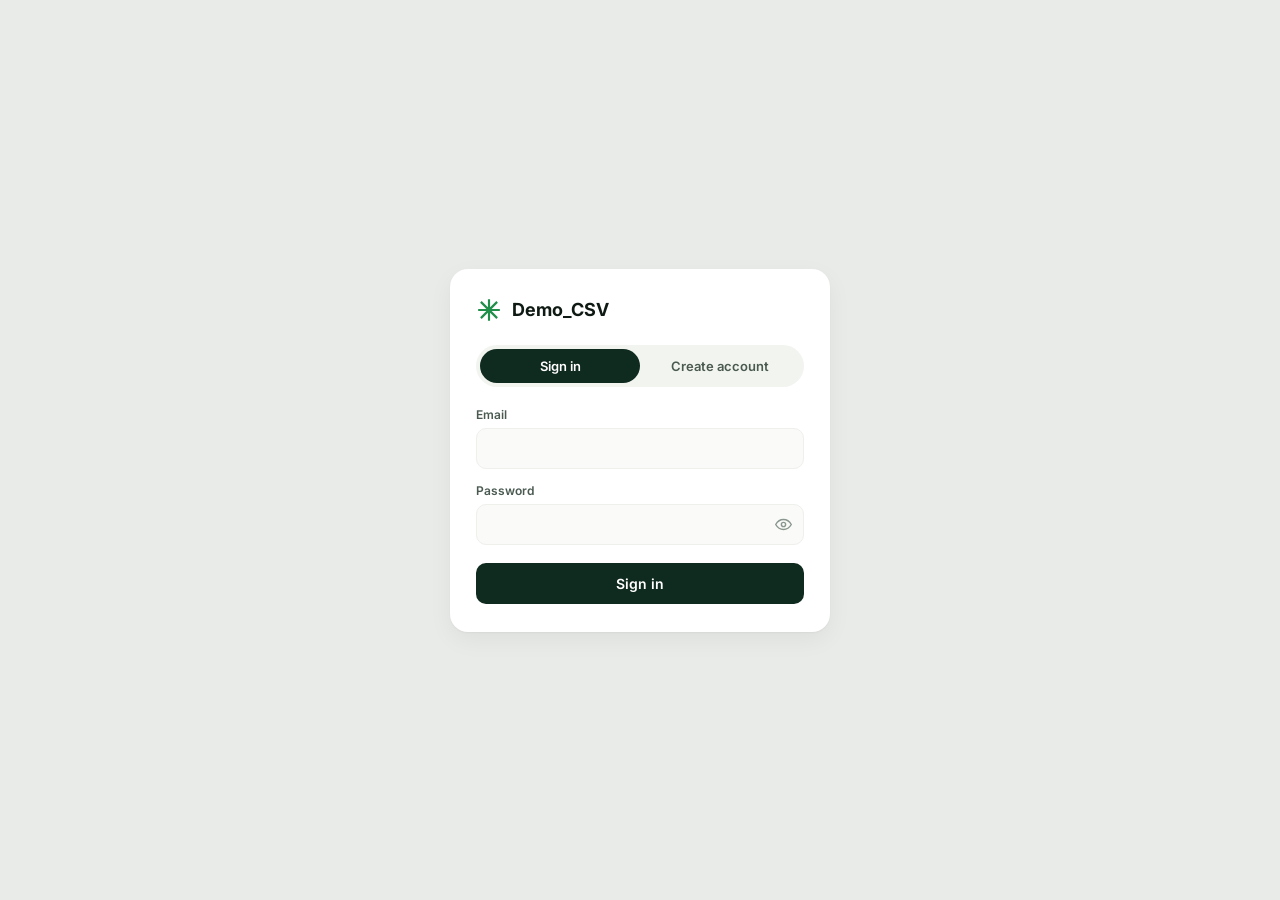
<file: prototype/login.html>
<!doctype html>
<html lang="en">
<head>
<meta charset="utf-8" />
<script src="assets/js/theme-init.js"></script>
<meta name="viewport" content="width=device-width, initial-scale=1" />
<title>Demo_CSV — Sign in</title>
<link rel="preconnect" href="https://fonts.googleapis.com">
<link rel="preconnect" href="https://fonts.gstatic.com" crossorigin>
<link rel="stylesheet" href="assets/css/app.css">
</head>
<body>

<div class="auth-shell">
  <div class="auth-card">
    <div class="auth-brand">
      <svg viewBox="0 0 24 24" fill="none" stroke="currentColor" stroke-width="2"><path d="M12 2v20M2 12h20M4.5 4.5l15 15M19.5 4.5l-15 15"/></svg>
      <span>Demo_CSV</span>
    </div>

    <div class="auth-tabs">
      <button type="button" class="active" data-mode="signin">Sign in</button>
      <button type="button" data-mode="signup">Create account</button>
    </div>

    <div class="auth-error" id="auth-error"></div>
    <div class="auth-notice" id="auth-notice"></div>

    <form id="auth-form">
      <div class="auth-field" id="field-name" style="display:none">
        <label for="display-name">Name</label>
        <input type="text" id="display-name" name="displayName" autocomplete="name" />
      </div>
      <div class="auth-field">
        <label for="email">Email</label>
        <input type="email" id="email" name="email" autocomplete="email" required />
      </div>
      <div class="auth-field">
        <label for="password">Password</label>
        <div class="pw-wrap">
          <input type="password" id="password" name="password" autocomplete="current-password" required minlength="8" />
          <button type="button" class="pw-toggle" id="password-toggle" aria-label="Show password">
            <svg viewBox="0 0 24 24" fill="none" stroke="currentColor" stroke-width="2"><path d="M1 12s4-7 11-7 11 7 11 7-4 7-11 7-11-7-11-7z"/><circle cx="12" cy="12" r="3"/></svg>
          </button>
        </div>
        <div class="pw-strength" id="pw-strength" style="display:none">
          <div class="pw-strength-head"><span>Password strength</span><b id="pw-strength-label"></b></div>
          <div class="pw-strength-track"><div class="pw-strength-fill" id="pw-strength-fill"></div></div>
          <ul class="pw-rules" id="pw-rules">
            <li data-rule="length"><span class="pw-rule-ic">✓</span>A minimum of 8 characters</li>
            <li data-rule="case"><span class="pw-rule-ic">✓</span>Lower and uppercase case letters</li>
            <li data-rule="number"><span class="pw-rule-ic">✓</span>At least 1 number</li>
            <li data-rule="symbol"><span class="pw-rule-ic">✓</span>At least 1 symbol</li>
          </ul>
        </div>
      </div>
      <div class="auth-field" id="field-confirm" style="display:none">
        <label for="confirm-password">Confirm password</label>
        <div class="pw-wrap">
          <input type="password" id="confirm-password" name="confirmPassword" autocomplete="new-password" />
          <button type="button" class="pw-toggle" id="confirm-password-toggle" aria-label="Show password">
            <svg viewBox="0 0 24 24" fill="none" stroke="currentColor" stroke-width="2"><path d="M1 12s4-7 11-7 11 7 11 7-4 7-11 7-11-7-11-7z"/><circle cx="12" cy="12" r="3"/></svg>
          </button>
        </div>
        <div class="pw-mismatch" id="pw-mismatch">Passwords don't match.</div>
      </div>
      <button type="submit" class="auth-submit" id="auth-submit">Sign in</button>
      <div class="auth-hint" id="auth-hint">Still waking up the database — free-tier projects pause after inactivity. Hang tight…</div>
    </form>
  </div>
</div>

<script type="module" src="assets/js/login.js"></script>
</body>
</html>
</file>
<file: prototype/assets/css/app.css>
@import url('https://fonts.googleapis.com/css2?family=Inter:wght@400;500;600;700;800&display=swap');

:root{
  --bg:#e9ebe8;
  --panel:#ffffff;
  --ink:#0f1a14;
  --ink-2:#4a5a51;
  --muted:#8a978f;
  --line:#eef0ec;
  --sidebar:#0f2a1f;
  --sidebar-2:#153a2b;
  --accent:#b7f04a;   /* lime */
  --accent-2:#8fd63a;
  --green:#1f6f4a;
  --green-dk:#123c2a;
  --red:#e14b4b;
  --amber:#f0a545;
  --blue:#3455b3;
  --purple:#7c5cff;
  --chip:#f2f4f0;
  --radius:18px;
  --radius-sm:12px;
  --shadow:0 1px 2px rgba(15,26,20,.04), 0 8px 24px rgba(15,26,20,.05);

  /* Semantic surface/status tokens -- extracted from the repeated literal
     colors below so a dark theme only has to redefine these, not hunt down
     every hardcoded hex in the file. */
  --surface-soft:#f6f8f4;
  --surface-soft-2:#fafbf8;
  --danger-bg:#fdecec;
  --danger-ink:#c94141;
  --success-bg:#eaf7d3;
  --success-ink:#1f8f4a;
  --info-bg:#eaf1ff;
  --info-ink:#3455b3;
  --warn-bg:#fff0d6;
  --warn-ink:#a4680d;
  --purple-bg:#efe8ff;
  --purple-ink:#6a49c9;
  --toggle-track:#d7ddd3;
  --toggle-knob:#ffffff;
}
:root[data-theme="dark"]{
  --bg:#12160f;
  --panel:#1b211a;
  --ink:#e7ece6;
  --ink-2:#aab6a9;
  --muted:#77857a;
  --line:#2a322a;
  --chip:#232b22;
  --shadow:0 1px 2px rgba(0,0,0,.35), 0 8px 24px rgba(0,0,0,.4);

  --surface-soft:#1f261e;
  --surface-soft-2:#1a201a;
  --danger-bg:#3a2020;
  --danger-ink:#ff8f8f;
  --success-bg:#173523;
  --success-ink:#4bd48a;
  --info-bg:#1c2942;
  --info-ink:#7fa2ff;
  --warn-bg:#3a2c14;
  --warn-ink:#f0a545;
  --purple-bg:#2a2140;
  --purple-ink:#b79cff;
  --toggle-track:#4a5a4a;
  --toggle-knob:#cfd8cc;
}
*{box-sizing:border-box}
html,body{margin:0;padding:0;background:var(--bg);color:var(--ink);font-family:'Inter',system-ui,-apple-system,'Segoe UI',Roboto,sans-serif;-webkit-font-smoothing:antialiased}
a{color:inherit;text-decoration:none}
button{font:inherit;color:inherit;cursor:pointer;border:0;background:none}
/* Form controls don't inherit color from the page by default (the UA
   stylesheet gives them their own), so every input/select/textarea across
   the app was rendering fixed black text -- invisible once dark mode gave
   them a dark background. This one rule is what actually fixes that;
   individual .field/.modal/.whatif rules only ever set background. */
input,select,textarea{color:var(--ink);background-color:var(--panel);font:inherit}

/* ---------- App shell layout (shared) ---------- */
.app{
  display:grid;
  grid-template-columns: 240px 1fr;
  gap:20px;
  max-width:1760px;
  margin:20px auto;
  padding:0 24px;
  align-items:start;
}
body[data-shell-active="overview"] .app{grid-template-columns:240px 1fr 300px}

/* ---------- Sidebar (shared) ---------- */
.sidebar{
  background:var(--sidebar);
  color:#cfe0d5;
  border-radius:24px;
  padding:22px 16px;
  min-height:calc(100vh - 40px);
  position:sticky;top:20px;
  display:flex;flex-direction:column;
}
.brand{display:flex;align-items:center;gap:10px;padding:6px 8px 22px}
.brand-mark{width:26px;height:26px;color:var(--accent)}
.brand-name{font-weight:700;color:#fff;font-size:18px}
body[data-shell-active="overview"] .brand-name{letter-spacing:.2px}
.side-label{font-size:11px;color:#7f9a8b;letter-spacing:.18em;padding:12px 10px 8px;text-transform:uppercase}
.nav{display:flex;flex-direction:column;gap:2px}
.nav a{
  display:flex;align-items:center;gap:12px;
  padding:10px 12px;border-radius:10px;
  font-size:14px;color:#c7d8cd;
  position:relative;
}
.nav a:hover{background:rgba(255,255,255,.04);color:#fff}
.nav a.active{background:var(--sidebar-2);color:#fff}
.nav a.active::before{
  content:"";position:absolute;left:-16px;top:8px;bottom:8px;width:4px;border-radius:4px;background:var(--accent);
}
.nav svg{width:18px;height:18px;flex:0 0 18px;opacity:.9}
.badge{
  margin-left:auto;background:var(--accent);color:#0f2a1f;
  font-weight:700;font-size:11px;padding:2px 8px;border-radius:999px;
}
.profile{
  margin-top:auto;display:flex;align-items:center;gap:10px;
  padding:12px 10px;border-top:1px solid rgba(255,255,255,.06);
}
.avatar{width:36px;height:36px;border-radius:50%;background:linear-gradient(135deg,#b7f04a,#4bd48a);flex:0 0 36px}
.profile .who{font-size:13px;color:#fff;font-weight:600;line-height:1.1;white-space:nowrap;overflow:hidden;text-overflow:ellipsis;max-width:110px}
.profile .mail{font-size:11px;color:#8ea89a;white-space:nowrap;overflow:hidden;text-overflow:ellipsis;max-width:110px}
.signout-btn{
  margin-left:auto;flex:0 0 auto;width:28px;height:28px;border-radius:8px;
  display:inline-flex;align-items:center;justify-content:center;
  color:#9fb6a8;background:transparent;
}
.signout-btn:hover{background:rgba(255,255,255,.08);color:#fff}

/* ---------- Header (shared) ---------- */
.header{
  display:flex;align-items:center;gap:14px;padding:6px 4px 18px;
}
.h-title{display:flex;align-items:center;gap:8px;font-weight:700;font-size:18px}
.h-title .caret{color:var(--muted)}
.search{
  margin-left:24px;flex:1;max-width:420px;
  background:var(--panel);border-radius:999px;
  display:flex;align-items:center;gap:10px;padding:10px 16px;
  color:var(--muted);font-size:13px;box-shadow:var(--shadow);
}
body[data-shell-active="stations"] .search{max-width:360px}
.search svg{width:16px;height:16px}
.h-actions{margin-left:auto;display:flex;align-items:center;gap:10px}
.icon-btn{
  width:38px;height:38px;border-radius:50%;background:var(--panel);box-shadow:var(--shadow);
  display:inline-flex;align-items:center;justify-content:center;color:var(--ink-2);
}
.cta{
  background:var(--sidebar);color:#fff;padding:10px 16px;border-radius:999px;
  display:inline-flex;align-items:center;gap:10px;font-size:13px;font-weight:600;
  box-shadow:var(--shadow);
}
.cta .plus{
  width:22px;height:22px;border-radius:50%;background:var(--accent);color:#0f2a1f;
  display:inline-flex;align-items:center;justify-content:center;font-weight:800;
}

/* ---------- Page heading (shared) ---------- */
.page-head{display:flex;align-items:flex-end;justify-content:space-between;margin:0 4px 16px}
.page-head h1{margin:0;font-size:26px;font-weight:700;letter-spacing:-.01em}
.page-head p{margin:6px 0 0;color:var(--ink-2);font-size:13px}

/* ---------- Kebab menu marker (shared) ---------- */
.kebab{color:var(--muted);letter-spacing:2px;margin-left:auto}

/* ---------- Auth guard (used from Phase 2 onward) ---------- */
body.preauth .app{visibility:hidden}

/* ---------- New chip color utilities (for later phases) ---------- */
.chip--blue{background:var(--info-bg);color:var(--info-ink)}
.chip--green{background:var(--success-bg);color:var(--success-ink)}
.chip--amber{background:var(--warn-bg);color:var(--warn-ink)}
.chip--red{background:var(--danger-bg);color:var(--danger-ink)}
.chip--purple{background:var(--purple-bg);color:var(--purple-ink)}

/* =====================================================================
   PAGE-SPECIFIC STYLES
   Each page's remaining CSS (not identical across all 9 files) is scoped
   under body[data-shell-active="KEY"] so pages never bleed into each other.
   ===================================================================== */

/* ---------------------------------------------------------------------
   Overview (index.html)
   --------------------------------------------------------------------- */
body[data-shell-active="overview"]{

  .daterange{
    background:var(--panel);border-radius:999px;padding:8px 14px;
    display:inline-flex;align-items:center;gap:10px;font-size:13px;color:var(--ink-2);
    box-shadow:var(--shadow);
  }

  .row{display:grid;gap:16px}
  .row.top{grid-template-columns:1.05fr 1fr 1fr}
  .row.mid{grid-template-columns:1fr 1.35fr;margin-top:16px}
  .card{
    background:var(--panel);border-radius:var(--radius);padding:18px;
    box-shadow:var(--shadow);
  }

  /* Update / promo card */
  .promo{
    background:var(--sidebar);color:#e8f4ec;border-radius:var(--radius);
    padding:18px;position:relative;overflow:hidden;min-height:180px;
    display:flex;flex-direction:column;justify-content:space-between;
  }
  .promo .tag{
    display:inline-flex;align-items:center;gap:8px;background:rgba(255,255,255,.08);
    padding:6px 10px;border-radius:999px;font-size:12px;color:#d7ecdd;width:max-content;
  }
  .promo .tag .dot{width:8px;height:8px;background:var(--accent);border-radius:50%}
  .promo .date{color:#9fbfae;font-size:12px;margin-top:14px}
  .promo .headline{font-size:16px;font-weight:600;margin:6px 0 0;line-height:1.35}
  .promo .headline b{color:var(--accent)}
  .promo .see{margin-top:10px;color:#cfe0d5;font-size:12px;display:inline-flex;align-items:center;gap:6px}
  .promo .glow{
    position:absolute;right:-30px;top:-30px;width:180px;height:180px;
    background:radial-gradient(circle at 30% 30%, rgba(183,240,74,.35), transparent 60%);
    filter:blur(2px);
  }

  /* KPI cards */
  .kpi .label{font-size:13px;color:var(--ink-2);display:flex;align-items:center;justify-content:space-between}
  .kpi .value{margin-top:14px;font-size:34px;font-weight:700;letter-spacing:-.02em}
  /* ₫ follows the number, per Vietnamese convention, so the gap is on the left. */
  .kpi .value .cur{color:var(--muted);font-weight:600;font-size:22px;margin-left:6px}
  .kpi .foot{margin-top:12px;font-size:12px;color:var(--ink-2);display:flex;align-items:center;gap:8px}
  .delta{display:inline-flex;align-items:center;gap:4px;font-weight:600}
  .delta.up{color:var(--success-ink)}
  .delta.down{color:var(--red)}

  /* Transactions */
  .list-card h3{margin:0 0 10px;font-size:15px;font-weight:600;display:flex;align-items:center;justify-content:space-between}
  .tx{display:flex;align-items:center;gap:12px;padding:10px 4px;border-bottom:1px solid var(--line)}
  .tx:last-child{border-bottom:0}
  .tx .thumb{width:40px;height:40px;border-radius:12px;background:var(--chip);flex:0 0 40px;display:inline-flex;align-items:center;justify-content:center;color:var(--ink-2)}
  .tx .meta{flex:1;min-width:0}
  .tx .meta .name{font-size:13px;font-weight:600}
  .tx .meta .date{font-size:11px;color:var(--muted);margin-top:2px}
  .tx .right{text-align:right;font-size:11px}
  .status{
    display:inline-block;padding:3px 8px;border-radius:999px;font-weight:600;font-size:10px;
  }
  .status.completed{background:var(--success-bg);color:var(--success-ink)}
  .status.pending{background:var(--danger-bg);color:var(--danger-ink)}
  .tx .code{color:var(--muted);margin-top:4px;letter-spacing:.06em}

  /* Revenue bar chart */
  .rev .top-row{display:flex;align-items:center;justify-content:space-between}
  .legend{display:flex;gap:14px;color:var(--muted);font-size:12px}
  .legend span{display:inline-flex;align-items:center;gap:6px}
  .legend .sw{width:10px;height:10px;border-radius:3px}
  .rev .big{font-size:28px;font-weight:700;margin:6px 0 0}
  .rev .big small{font-size:12px;color:var(--success-ink);font-weight:600;margin-left:8px}
  .bars{display:grid;grid-template-columns:repeat(7,1fr);gap:14px;align-items:end;height:170px;margin-top:14px;padding:0 4px}
  .bar-group{display:flex;gap:6px;align-items:end;justify-content:center;height:100%;}
  .bar{width:14px;border-radius:6px 6px 3px 3px;background:var(--green-dk)}
  .bar.b{background:var(--accent)}
  .rev .xax{display:grid;grid-template-columns:repeat(7,1fr);gap:14px;color:var(--muted);font-size:11px;margin-top:8px;text-align:center}

  /* Sales report */
  .report h3{margin:0 0 14px;font-size:15px;font-weight:600;display:flex;align-items:center;justify-content:space-between}
  .hbar{display:flex;align-items:center;gap:12px;margin:14px 0}
  .hbar .label{width:130px;font-size:12px;color:var(--ink-2)}
  .hbar .track{flex:1;height:22px;background:var(--chip);border-radius:8px;position:relative;overflow:hidden}
  .hbar .fill{height:100%;background:var(--accent);border-radius:8px;display:flex;align-items:center;justify-content:flex-end;padding-right:8px;font-size:11px;color:#0f2a1f;font-weight:700}
  .hbar .fill.dk{background:var(--green-dk);color:#eaf7d3}
  .hbar .fill.md{background:var(--accent-2);color:#0f2a1f}
  .xaxis-h{display:flex;justify-content:space-between;color:var(--muted);font-size:11px;padding-left:130px;padding-right:4px;margin-top:6px}

  /* Right column */
  .right-col{display:flex;flex-direction:column;gap:16px;position:sticky;top:20px}
  .donut-card h3{margin:0 0 16px;font-size:15px;font-weight:600}
  .donut-wrap{display:flex;justify-content:center;position:relative}
  .donut-center{
    position:absolute;inset:0;display:flex;flex-direction:column;align-items:center;justify-content:center;
    font-size:11px;color:var(--muted);
  }
  .donut-center b{font-size:22px;color:var(--ink);font-weight:700;margin-top:2px}
  .donut-tips{color:var(--ink-2);font-size:12px;text-align:center;margin:16px 4px 12px;line-height:1.5}
  .btn-outline{
    display:block;text-align:center;padding:10px;border:1px solid var(--line);border-radius:12px;
    font-size:13px;color:var(--ink);font-weight:600;
  }
  .legend-grid{display:flex;gap:14px;justify-content:center;color:var(--ink-2);font-size:12px;margin-top:14px}
  .legend-grid span{display:inline-flex;align-items:center;gap:6px}
  .legend-grid .sw{width:10px;height:10px;border-radius:3px}

}

/* ---------------------------------------------------------------------
   Statistics (statistics.html)
   --------------------------------------------------------------------- */
body[data-shell-active="statistics"]{

  /* Range tabs (pill) */
  .range-tabs{display:inline-flex;background:var(--panel);border-radius:999px;padding:4px;box-shadow:var(--shadow);margin:0 4px 12px}
  .range-tabs button{padding:8px 16px;border-radius:999px;font-size:13px;font-weight:600;color:var(--ink-2)}
  .range-tabs button.active{background:var(--sidebar);color:#fff}

  /* Controls row */
  .controls{
    display:flex;align-items:center;gap:12px;flex-wrap:wrap;
    background:var(--panel);border-radius:16px;padding:12px 14px;box-shadow:var(--shadow);
    margin:0 4px 16px;
  }
  .controls .lbl{font-size:11px;color:var(--muted);text-transform:uppercase;letter-spacing:.14em;margin-right:4px}
  .chip{
    display:inline-flex;align-items:center;gap:6px;
    padding:6px 12px;border-radius:999px;font-size:12px;font-weight:600;
    background:var(--chip);color:var(--ink-2);cursor:pointer;
  }
  .chip .dot{width:8px;height:8px;border-radius:50%}
  .chip.active{background:var(--sidebar);color:#fff}
  .chip.sales   .dot{background:#1f6f4a}
  .chip.pur     .dot{background:#3455b3}
  .chip.loss    .dot{background:#c94141}
  .chip.inv     .dot{background:#a4680d}
  .chip.custom  .dot{background:#7c5cff}

  .picker{
    display:inline-flex;align-items:center;gap:8px;
    padding:8px 12px;background:var(--surface-soft);border-radius:10px;font-size:12px;color:var(--ink-2);
  }
  .picker svg{width:14px;height:14px}
  .divider{width:1px;height:22px;background:var(--line);margin:0 2px}

  /* Chart type selector */
  .charttype{display:inline-flex;background:var(--surface-soft);border-radius:10px;padding:3px}
  .charttype button{padding:6px 10px;border-radius:8px;font-size:12px;color:var(--ink-2);display:inline-flex;align-items:center;gap:6px}
  .charttype button.active{background:var(--panel);color:var(--ink);box-shadow:0 1px 2px rgba(0,0,0,.06)}
  .charttype svg{width:14px;height:14px}

  /* KPI tiles */
  .kpis{display:grid;grid-template-columns:repeat(5,1fr);gap:12px;margin:0 4px 16px}
  .kpi{background:var(--panel);border-radius:14px;padding:14px;box-shadow:var(--shadow);position:relative}
  .kpi .lbl{font-size:11px;color:var(--muted);text-transform:uppercase;letter-spacing:.12em}
  .kpi .val{font-size:22px;font-weight:700;margin-top:6px;letter-spacing:-.01em}
  .kpi .foot{font-size:11px;color:var(--ink-2);margin-top:4px}
  .delta{display:inline-flex;align-items:center;gap:3px;font-weight:700}
  .delta.up{color:var(--success-ink)}
  .delta.down{color:var(--red)}
  .spark{position:absolute;right:10px;top:12px;opacity:.7}

  /* Cards + rows */
  .row{display:grid;gap:16px;margin:0 4px 16px}
  .row.a{grid-template-columns:2.1fr 1fr}
  .row.b{grid-template-columns:1fr 1fr}
  .card{background:var(--panel);border-radius:var(--radius);padding:18px;box-shadow:var(--shadow)}
  .card h3{margin:0 0 4px;font-size:15px;font-weight:600;display:flex;align-items:center;gap:10px}
  .card .sub{font-size:12px;color:var(--muted);margin-bottom:12px}
  .legend{display:flex;gap:14px;color:var(--muted);font-size:12px;flex-wrap:wrap}
  .legend span{display:inline-flex;align-items:center;gap:6px}
  .legend .sw{width:10px;height:10px;border-radius:3px}

  /* Widget toggle chips */
  .widget-toggle{display:flex;flex-wrap:wrap;gap:8px;align-items:center}
  .widget-toggle .chip{background:var(--panel);border:1px solid var(--line);color:var(--ink-2)}
  .widget-toggle .chip.on{background:var(--sidebar);color:#fff;border-color:var(--sidebar)}
  .widget-toggle .chip .x{opacity:.6;font-size:14px;margin-left:2px}

  /* Heatmap */
  .heat{display:grid;grid-template-columns:20px repeat(31, 1fr);gap:3px;margin-top:8px}
  .heat .cell{aspect-ratio:1/1;border-radius:3px;background:var(--chip)}
  .heat .rowlbl{font-size:10px;color:var(--muted);align-self:center;text-align:right;padding-right:4px}
  .heat-legend{display:flex;align-items:center;gap:6px;font-size:11px;color:var(--muted);margin-top:10px;justify-content:flex-end}
  .heat-legend .scale{display:flex;gap:2px}
  .heat-legend .sw{width:14px;height:12px;border-radius:2px}

  /* Delta table */
  table.data{width:100%;border-collapse:separate;border-spacing:0;font-size:12px}
  table.data th{text-align:left;font-size:11px;color:var(--muted);font-weight:600;padding:10px 8px;background:var(--surface-soft);border-bottom:1px solid var(--line)}
  table.data td{padding:10px 8px;border-bottom:1px solid var(--line)}
  table.data tr:last-child td{border-bottom:0}
  table.data .num{text-align:right;font-variant-numeric:tabular-nums}
  .mini-spark{color:var(--success-ink)}
  .pill{display:inline-block;padding:2px 8px;border-radius:999px;font-size:10px;font-weight:700}
  .pill.sales{background:var(--success-bg);color:var(--success-ink)}
  .pill.pur{background:var(--info-bg);color:var(--info-ink)}
  .pill.loss{background:var(--danger-bg);color:var(--danger-ink)}
  .pill.inv{background:var(--warn-bg);color:var(--warn-ink)}

  /* Ranking */
  .rank{display:grid;grid-template-columns:1fr 1fr;gap:16px}
  .rank .col h4{margin:0 0 8px;font-size:13px;font-weight:600}
  .rank .item{display:flex;align-items:center;gap:10px;padding:8px 4px;border-bottom:1px solid var(--line)}
  .rank .item:last-child{border-bottom:0}
  .rank .rk{width:22px;height:22px;border-radius:50%;background:var(--chip);color:var(--ink-2);font-size:11px;font-weight:700;display:inline-flex;align-items:center;justify-content:center}
  .rank .item.top .rk{background:var(--accent);color:#0f2a1f}
  .rank .item.bot .rk{background:var(--danger-bg);color:var(--danger-ink)}
  .rank .who{flex:1;font-size:12px}
  .rank .val{font-weight:700;font-size:12px}

  /* Raw table toolbar */
  .toolbar{display:flex;align-items:center;gap:10px;margin-bottom:10px}
  .toolbar .search-s{flex:1;background:var(--surface-soft);border-radius:10px;padding:8px 12px;font-size:12px;color:var(--muted);display:inline-flex;align-items:center;gap:8px}
  .toolbar select{padding:8px 10px;border:1px solid var(--line);border-radius:10px;background:var(--panel);font:inherit;font-size:12px}
  .export{background:var(--sidebar);color:#fff;padding:8px 14px;border-radius:10px;font-size:12px;font-weight:600;display:inline-flex;align-items:center;gap:6px}
}

/* ---------------------------------------------------------------------
   Metrics (metrics.html)
   --------------------------------------------------------------------- */
body[data-shell-active="metrics"]{

  /* Tabs */
  .tabs{display:inline-flex;background:var(--panel);border-radius:999px;padding:4px;box-shadow:var(--shadow);margin:0 4px 12px}
  .tabs button{padding:8px 18px;border-radius:999px;font-size:13px;font-weight:600;color:var(--ink-2)}
  .tabs button.active{background:var(--sidebar);color:#fff}

  /* Data Health panel */
  .health{
    background:linear-gradient(90deg,var(--warn-bg),var(--panel));
    border:1px solid var(--warn-ink);border-radius:16px;padding:16px 18px;margin:0 4px 16px;
    box-shadow:var(--shadow);
  }
  .health .head{display:flex;align-items:center;gap:12px;margin-bottom:12px}
  .health .badge-h{
    width:34px;height:34px;border-radius:10px;background:var(--amber);color:#fff;
    display:inline-flex;align-items:center;justify-content:center;font-weight:800
  }
  .health .head h3{margin:0;font-size:15px;font-weight:700}
  .health .head p{margin:2px 0 0;font-size:12px;color:var(--ink-2)}
  .health .head .count{margin-left:auto;font-size:13px;font-weight:700;color:var(--warn-ink)}
  .issues{display:grid;grid-template-columns:repeat(4,1fr);gap:10px}
  .issue{
    background:var(--panel);border:1px solid var(--warn-ink);border-radius:12px;padding:10px 12px;
    display:flex;flex-direction:column;gap:4px;
  }
  .issue .who{font-size:12px;font-weight:700;color:var(--ink)}
  .issue .why{font-size:11px;color:var(--ink-2);line-height:1.35}
  .issue .foot{display:flex;justify-content:space-between;align-items:center;margin-top:6px}
  .issue .foot .sev{font-size:10px;font-weight:700;padding:2px 6px;border-radius:999px}
  .sev.crit{background:var(--danger-bg);color:var(--danger-ink)}
  .sev.warn{background:var(--warn-bg);color:var(--warn-ink)}
  .sev.info{background:var(--info-bg);color:var(--info-ink)}
  .issue .foot button{font-size:11px;font-weight:600;color:var(--success-ink)}

  /* Toolbar */
  .toolbar{
    display:flex;align-items:center;gap:10px;flex-wrap:wrap;
    background:var(--panel);border-radius:16px;padding:12px 14px;box-shadow:var(--shadow);
    margin:0 4px 16px;
  }
  .toolbar .search-s{flex:1;min-width:180px;background:var(--surface-soft);border-radius:10px;padding:8px 12px;font-size:12px;color:var(--muted);display:inline-flex;align-items:center;gap:8px}
  .toolbar select{padding:8px 10px;border:1px solid var(--line);border-radius:10px;background:var(--panel);font:inherit;font-size:12px}
  .toolbar .btn{padding:8px 12px;border-radius:10px;font-size:12px;font-weight:600}
  .toolbar .btn.ghost{background:var(--surface-soft);color:var(--ink-2)}
  .toolbar .btn.primary{background:var(--sidebar);color:#fff}

  /* Layout: table + side drawer */
  .work{display:grid;grid-template-columns:1.55fr 1fr;gap:16px;margin:0 4px 24px}

  .card{background:var(--panel);border-radius:var(--radius);padding:0;box-shadow:var(--shadow);overflow:hidden}
  .card .card-head{padding:16px 18px 6px;display:flex;align-items:center;gap:10px}
  .card h3{margin:0;font-size:15px;font-weight:600}
  .card .sub{font-size:12px;color:var(--muted);padding:0 18px 12px}

  /* Registry table */
  table.reg{width:100%;border-collapse:separate;border-spacing:0;font-size:12px}
  table.reg th{
    text-align:left;font-size:11px;color:var(--muted);font-weight:600;
    padding:10px;background:var(--surface-soft);border-bottom:1px solid var(--line);
    position:sticky;top:0;cursor:pointer;user-select:none;
  }
  table.reg th .arr{opacity:.4;margin-left:3px}
  table.reg td{padding:10px;border-bottom:1px solid var(--line);vertical-align:middle}
  table.reg tr.sel td{background:var(--surface-soft)}
  table.reg tr:hover td{background:var(--surface-soft-2)}
  .star{color:#c9d3ca;cursor:pointer}
  .star.on{color:#f0a545}
  .m-name{font-weight:600;color:var(--ink)}
  .m-src{font-size:10px;color:var(--muted);font-family:ui-monospace,Menlo,monospace}
  .pill{display:inline-block;padding:2px 8px;border-radius:999px;font-size:10px;font-weight:700}
  .pill.sales{background:var(--success-bg);color:var(--success-ink)}
  .pill.pur{background:var(--info-bg);color:var(--info-ink)}
  .pill.loss{background:var(--danger-bg);color:var(--danger-ink)}
  .pill.inv{background:var(--warn-bg);color:var(--warn-ink)}
  .pill.derived{background:var(--purple-bg);color:var(--purple-ink)}
  .num{text-align:right;font-variant-numeric:tabular-nums}
  .delta{font-weight:700}
  .delta.up{color:var(--success-ink)}
  .delta.down{color:var(--red)}
  .status{display:inline-block;padding:3px 8px;border-radius:999px;font-size:10px;font-weight:700}
  .st.ok{background:var(--success-bg);color:var(--success-ink)}
  .st.warn{background:var(--warn-bg);color:var(--warn-ink)}
  .st.crit{background:var(--danger-bg);color:var(--danger-ink)}
  .st.muted{background:var(--chip);color:var(--muted)}
  .health-dot{display:inline-flex;align-items:center;gap:6px;font-size:11px;color:var(--ink-2)}
  .health-dot .d{width:8px;height:8px;border-radius:50%}
  .h-ok .d{background:#1f8f4a}
  .h-gap .d{background:var(--amber)}
  .h-bad .d{background:#c94141}
  .actions-cell{display:flex;gap:4px;justify-content:flex-end}
  .actions-cell button{padding:4px 8px;border-radius:6px;font-size:11px;color:var(--ink-2);background:var(--surface-soft)}
  .actions-cell button.danger{color:var(--danger-ink)}

  /* Drawer / detail card */
  .drawer .card-head{padding:16px 18px 6px;border-bottom:1px solid var(--line)}
  .drawer .card-head h3{font-size:15px}
  .drawer .card-head .close{margin-left:auto;color:var(--muted);font-size:18px;cursor:pointer}
  .drawer .name-row{display:flex;align-items:center;gap:8px;padding:12px 18px}
  .drawer .name-row input{
    flex:1;padding:8px 12px;border:1px solid var(--line);border-radius:10px;font:inherit;font-size:14px;font-weight:600
  }
  .drawer .subline{padding:0 18px 12px;color:var(--muted);font-size:11px;display:flex;gap:10px;flex-wrap:wrap}

  .drawer .chart-strip{padding:0 18px 12px}
  .drawer .chart-strip svg{width:100%;height:120px}

  .kvgrid{display:grid;grid-template-columns:1fr 1fr;gap:10px;padding:0 18px 14px}
  .kv{background:var(--surface-soft);border-radius:10px;padding:10px}
  .kv label{font-size:10px;color:var(--muted);text-transform:uppercase;letter-spacing:.12em;display:block;margin-bottom:4px}
  .kv select, .kv input{width:100%;padding:6px 8px;border:1px solid var(--line);border-radius:8px;font:inherit;font-size:12px;background:var(--panel)}

  .section{padding:12px 18px;border-top:1px solid var(--line)}
  .section h4{margin:0 0 8px;font-size:13px;font-weight:600}
  .rule{display:grid;grid-template-columns:22px 1fr auto auto;gap:10px;align-items:center;padding:8px 0;border-bottom:1px dashed var(--line)}
  .rule:last-child{border-bottom:0}
  .rule .txt{font-size:12px}
  .rule .txt small{display:block;color:var(--muted);font-size:11px;margin-top:2px}
  .rule input[type=number]{width:70px;padding:4px 6px;border:1px solid var(--line);border-radius:6px;font:inherit;font-size:12px}
  .rule select{padding:4px 6px;border:1px solid var(--line);border-radius:6px;font:inherit;font-size:12px}
  .toggle{position:relative;display:inline-block;width:32px;height:18px}
  .toggle input{display:none}
  .toggle span{position:absolute;inset:0;background:var(--toggle-track);border-radius:20px;transition:.15s}
  .toggle span::before{content:"";position:absolute;left:2px;top:2px;width:14px;height:14px;background:var(--toggle-knob);border-radius:50%;transition:.15s}
  .toggle input:checked + span{background:var(--sidebar)}
  .toggle input:checked + span::before{transform:translateX(14px)}
  .sev-select{display:inline-flex;background:var(--surface-soft);border-radius:8px;padding:2px}
  .sev-select button{padding:3px 8px;border-radius:6px;font-size:10px;font-weight:700;color:var(--ink-2)}
  .sev-select button.info.active{background:var(--info-bg);color:var(--info-ink)}
  .sev-select button.warn.active{background:var(--warn-bg);color:var(--warn-ink)}
  .sev-select button.crit.active{background:var(--danger-bg);color:var(--danger-ink)}

  .drawer-actions{display:flex;gap:8px;justify-content:flex-end;padding:12px 18px}
  .btn{padding:8px 14px;border-radius:10px;font-size:12px;font-weight:600}
  .btn.ghost{background:var(--surface-soft);color:var(--ink-2)}
  .btn.primary{background:var(--sidebar);color:#fff}
  .btn.danger{background:var(--danger-bg);color:var(--danger-ink)}

  /* Derived builder */
  .derived{margin:0 4px 24px}
  .derived .card-head{padding:16px 18px 6px}
  .formula{
    margin:0 18px 12px;padding:12px;background:var(--surface-soft);border-radius:10px;
    font-family:ui-monospace,Menlo,monospace;font-size:12px;color:var(--ink);
    display:flex;align-items:center;gap:8px;flex-wrap:wrap;
  }
  .formula .tok{padding:3px 8px;border-radius:6px;background:var(--panel);border:1px solid var(--line)}
  .formula .op{color:var(--red);font-weight:700}
  .formula .num-tok{background:var(--panel);border:1px dashed #cfd6cd}
  .derived .row{display:grid;grid-template-columns:2fr 1fr 1fr auto;gap:10px;padding:0 18px 14px}
  .derived .row input, .derived .row select{padding:8px 10px;border:1px solid var(--line);border-radius:8px;font:inherit;font-size:12px}
}

/* ---------------------------------------------------------------------
   Stations (stations.html)
   --------------------------------------------------------------------- */
body[data-shell-active="stations"]{

  code{font-family:ui-monospace,Menlo,monospace;font-size:11px;background:var(--surface-soft);padding:1px 6px;border-radius:5px}

  .scope{display:inline-flex;align-items:center;gap:8px;padding:9px 14px;border-radius:999px;background:var(--panel);box-shadow:var(--shadow);font-size:13px;color:var(--ink);font-weight:600}
  .scope .dot{width:8px;height:8px;border-radius:50%;display:inline-block;background:var(--sidebar)}
  .scope .caret{color:var(--muted);margin-left:4px}

  /* KPI strip */
  .kpis{display:grid;grid-template-columns:repeat(4,1fr);gap:12px;margin:0 4px 16px}
  .kpi{background:var(--panel);border-radius:14px;padding:14px 16px;box-shadow:var(--shadow)}
  .kpi .lbl{font-size:11px;color:var(--muted);text-transform:uppercase;letter-spacing:.12em}
  .kpi .val{font-size:22px;font-weight:700;margin-top:4px;letter-spacing:-.01em}
  .kpi .foot{font-size:11px;color:var(--ink-2);margin-top:2px}

  body[data-shell-active="stations"] .kpis{grid-template-columns:repeat(2,1fr);max-width:520px}

  /* Station cards grid */
  .grid{display:grid;grid-template-columns:repeat(2,1fr);gap:16px;margin:0 4px 24px}
  .stn{background:var(--panel);border-radius:var(--radius);box-shadow:var(--shadow);overflow:hidden;position:relative}
  .stn .stripe{height:6px}
  .stn.a .stripe{background:#3455b3}
  .stn.b .stripe{background:#1f6f4a}
  .stn.c .stripe{background:#f0a545}
  .stn.arch .stripe{background:#8a978f}
  .stn .hd{padding:16px 18px 8px;display:flex;align-items:center;gap:12px}
  .stn .ic{width:44px;height:44px;border-radius:12px;color:#fff;display:inline-flex;align-items:center;justify-content:center;font-size:20px;font-weight:800}
  .stn.a .ic{background:#3455b3}
  .stn.b .ic{background:#1f6f4a}
  .stn.c .ic{background:#f0a545}
  .stn.arch .ic{background:#8a978f}
  .stn h3{margin:0;font-size:15px;font-weight:700;display:flex;align-items:center;gap:8px}
  .stn .subd{font-size:12px;color:var(--muted);margin-top:2px}
  .stn .badge-st{font-size:10px;font-weight:800;padding:3px 8px;border-radius:6px;text-transform:uppercase;letter-spacing:.08em;background:var(--success-bg);color:var(--success-ink)}
  .stn.arch .badge-st{background:var(--chip);color:var(--muted)}
  .stn .body{padding:8px 18px 16px}
  .stn .row{display:grid;grid-template-columns:repeat(4,1fr);gap:8px;margin-bottom:12px}
  .stat{background:var(--surface-soft);border-radius:10px;padding:8px 10px}
  .stat .l{font-size:10px;color:var(--muted);text-transform:uppercase;letter-spacing:.1em}
  .stat .v{font-size:14px;font-weight:700;margin-top:2px}
  .stat .d{font-size:10px;color:var(--ink-2);margin-top:2px}
  .avatar-sm{width:18px;height:18px;border-radius:50%}
  .avatar-sm.acc{background:linear-gradient(135deg,#3455b3,#7fa2ff)}
  .avatar-sm.own{background:linear-gradient(135deg,#b7f04a,#4bd48a)}
  .avatar-sm.b{background:linear-gradient(135deg,#f0a545,#e8b980)}
  .stn .foot{display:flex;justify-content:space-between;align-items:center;padding:10px 18px;border-top:1px solid var(--line);background:var(--surface-soft-2);font-size:12px;color:var(--ink-2)}
  .stn .foot a{color:var(--success-ink);font-weight:600}

  /* Add station card */
  .add-card{
    background:var(--panel);border:2px dashed #cfd6cd;border-radius:var(--radius);
    display:flex;flex-direction:column;align-items:center;justify-content:center;
    padding:36px;color:var(--ink-2);cursor:pointer;min-height:280px
  }
  .add-card .plus{width:52px;height:52px;border-radius:14px;background:var(--accent);color:#0f2a1f;display:inline-flex;align-items:center;justify-content:center;font-size:26px;font-weight:800;margin-bottom:10px}
  .add-card h4{margin:0;font-size:15px;color:var(--ink)}
  .add-card p{margin:4px 0 0;font-size:12px;color:var(--muted);text-align:center}

  /* Comparison table */
  .card{background:var(--panel);border-radius:var(--radius);box-shadow:var(--shadow);overflow:hidden;margin:0 4px 16px}
  .card-head{padding:14px 20px;display:flex;align-items:center;gap:10px;border-bottom:1px solid var(--line)}
  .card-head h3{margin:0;font-size:15px}
  table.tbl{width:100%;border-collapse:separate;border-spacing:0;font-size:12px}
  table.tbl th{text-align:left;font-size:11px;color:var(--muted);font-weight:600;padding:12px;background:var(--surface-soft);border-bottom:1px solid var(--line)}
  table.tbl td{padding:12px;border-bottom:1px solid var(--line)}
  table.tbl tr:last-child td{border-bottom:0}
  .num{text-align:right;font-variant-numeric:tabular-nums}
  .delta{font-weight:700}
  .delta.up{color:var(--success-ink)}
  .delta.down{color:var(--red)}

  /* New station modal */
  .modal-back{position:fixed;inset:0;background:rgba(15,26,20,.55);z-index:50;display:flex;align-items:center;justify-content:center}
  .modal{background:var(--panel);border-radius:18px;box-shadow:0 20px 60px rgba(0,0,0,.35);width:520px;max-width:calc(100vw - 40px);padding:22px}
  .modal .ic{width:44px;height:44px;border-radius:12px;background:var(--success-bg);color:var(--success-ink);display:inline-flex;align-items:center;justify-content:center;font-size:20px;font-weight:800;margin-bottom:10px}
  .modal h3{margin:0 0 4px;font-size:16px;font-weight:700}
  .modal p{margin:0 0 12px;color:var(--ink-2);font-size:13px}
  .field2{display:grid;grid-template-columns:1fr 1fr;gap:10px;margin-bottom:10px}
  .modal label{display:block;font-size:10px;color:var(--muted);text-transform:uppercase;letter-spacing:.12em;margin-bottom:4px}
  .modal input, .modal select{width:100%;padding:9px 12px;border:1px solid var(--line);border-radius:10px;font:inherit;font-size:13px;background:var(--surface-soft-2)}
  .modal .colors{display:flex;gap:6px}
  .modal .sw{width:26px;height:26px;border-radius:8px;cursor:pointer;border:2px solid transparent}
  .modal .sw.active{border-color:var(--sidebar);box-shadow:0 0 0 2px #fff inset}
  .modal .actions{display:flex;gap:8px;justify-content:flex-end;margin-top:8px}
  .modal button.pri{background:var(--sidebar);color:#fff;padding:10px 18px;border-radius:10px;font-size:13px;font-weight:600}
  .modal button.ghost{background:var(--surface-soft);color:var(--ink-2);padding:10px 18px;border-radius:10px;font-size:13px;font-weight:600}
}

/* ---------------------------------------------------------------------
   Uploads (uploads.html)
   --------------------------------------------------------------------- */
body[data-shell-active="uploads"]{

  /* Tabs */
  .tabs{display:inline-flex;background:var(--panel);border-radius:999px;padding:4px;box-shadow:var(--shadow);margin:0 4px 16px}
  .tabs button{padding:8px 18px;border-radius:999px;font-size:13px;font-weight:600;color:var(--ink-2)}
  .tabs button.active{background:var(--sidebar);color:#fff}

  /* Layout for uploads content */
  .row{display:grid;gap:16px;grid-template-columns:1.55fr 1fr}
  .card{background:var(--panel);border-radius:var(--radius);padding:20px;box-shadow:var(--shadow)}
  .card h3{margin:0 0 12px;font-size:15px;font-weight:600;display:flex;align-items:center;justify-content:space-between}

  /* Dropzone */
  .drop{
    border:2px dashed #cfd6cd;border-radius:16px;background:var(--surface-soft-2);
    padding:34px 20px;text-align:center;color:var(--ink-2);
    display:flex;flex-direction:column;align-items:center;gap:8px;
  }
  .drop .icon{width:52px;height:52px;border-radius:14px;background:var(--accent);color:#0f2a1f;display:inline-flex;align-items:center;justify-content:center}
  .drop b{color:var(--ink);font-size:15px}
  .drop small{font-size:12px;color:var(--muted)}
  .drop .browse{margin-top:8px;background:var(--sidebar);color:#fff;padding:9px 18px;border-radius:999px;font-size:13px;font-weight:600}
  .drop.drop--active{border-color:var(--accent);background:var(--surface-soft)}

  /* Selected files list */
  .files{margin-top:16px;display:flex;flex-direction:column;gap:10px}
  .file-block{border:1px solid var(--line);border-radius:12px;background:var(--panel);padding:12px}
  .file{
    display:grid;grid-template-columns:36px 1.2fr 130px 100px 150px auto auto;gap:10px;align-items:center;
  }
  .file .thumb{width:36px;height:36px;border-radius:10px;background:var(--chip);display:inline-flex;align-items:center;justify-content:center}
  .file .file-info{min-width:0}
  .file .name{font-size:13px;font-weight:600;line-height:1.2;white-space:nowrap;overflow:hidden;text-overflow:ellipsis}
  .file .sub{font-size:11px;color:var(--muted);margin-top:2px;white-space:nowrap;overflow:hidden;text-overflow:ellipsis}
  .file select, .file input{
    width:100%;padding:8px 10px;border:1px solid var(--line);border-radius:10px;background:var(--panel);
    font:inherit;font-size:12px;color:var(--ink);
  }
  /* Date field: text input the app parses itself (see toISODate in csv.js) +
     calendar button, instead of a native <input type=date> whose segment
     typing behaviour is entirely browser/OS-controlled and unfixable from
     here. */
  .datefield{position:relative;display:flex;align-items:center;gap:4px}
  .datefield input{flex:1;min-width:0}
  .datefield input.invalid{border-color:var(--red);color:var(--red)}
  .cal-btn{
    flex:0 0 auto;width:32px;height:32px;border-radius:8px;border:1px solid var(--line);
    background:var(--panel);font-size:14px;display:inline-flex;align-items:center;justify-content:center;
  }
  .cal-btn:hover{background:var(--chip)}
  .cal-popup{
    position:absolute;top:calc(100% + 6px);right:0;z-index:30;background:var(--panel);
    border:1px solid var(--line);border-radius:12px;box-shadow:var(--shadow);
    padding:10px;width:220px;
  }
  .cal-head{display:flex;align-items:center;justify-content:space-between;margin-bottom:8px}
  .cal-head .cal-label{font-size:12px;font-weight:700}
  .cal-nav{width:22px;height:22px;border-radius:6px;display:inline-flex;align-items:center;justify-content:center;color:var(--ink-2)}
  .cal-nav:hover{background:var(--chip)}
  .cal-grid{display:grid;grid-template-columns:repeat(7,1fr);gap:2px}
  .cal-cell{
    aspect-ratio:1;display:flex;align-items:center;justify-content:center;
    font-size:11px;border-radius:6px;color:var(--ink-2);
  }
  .cal-cell.wd{color:var(--muted);font-weight:700;font-size:9px}
  .cal-cell.day{cursor:pointer;color:var(--ink)}
  .cal-cell.day:hover{background:var(--chip)}
  .cal-cell.today{font-weight:700;color:var(--success-ink)}
  .cal-cell.sel{background:var(--sidebar);color:#fff}

  .cat-loading{padding:16px 6px;font-size:12px;color:var(--muted)}
  .cat .icon.default{background:var(--chip);color:var(--ink-2)}

  /* Category picker: click-open list, same interaction as .scope-switcher
     in the header, but sized/bordered to match the other file-row fields
     (select, date field) it sits beside rather than the header's pill. */
  .cat-picker{position:relative}
  .cat-picker__btn{
    width:100%;display:flex;align-items:center;justify-content:space-between;gap:6px;
    padding:8px 10px;border:1px solid var(--line);border-radius:10px;background:var(--panel);
    font:inherit;font-size:12px;color:var(--ink);cursor:pointer;text-align:left;
  }
  .cat-picker__btn.placeholder .cat-picker__label{color:var(--muted)}
  .cat-picker__label{white-space:nowrap;overflow:hidden;text-overflow:ellipsis;flex:1;min-width:0}
  .cat-picker__caret{color:var(--muted);flex:0 0 auto;font-size:10px}
  .cat-picker__menu{
    position:absolute;top:calc(100% + 4px);left:0;min-width:200px;max-width:260px;background:var(--panel);
    border:1px solid var(--line);border-radius:12px;box-shadow:var(--shadow);padding:6px;z-index:35;
    list-style:none;margin:0;max-height:260px;overflow-y:auto;
  }
  .cat-picker__menu[hidden]{display:none}
  .cat-picker__item{
    display:flex;align-items:center;gap:8px;padding:8px 9px;border-radius:8px;
    font-size:12.5px;color:var(--ink);cursor:pointer;
  }
  .cat-picker__item:hover{background:var(--chip)}
  .cat-picker__item.active{background:var(--sidebar);color:#fff}
  .cat-picker__item .ic{width:18px;text-align:center;flex:0 0 18px;font-size:13px}
  .cat-picker__item.add-new{border-top:1px solid var(--line);margin-top:4px;padding-top:9px;color:var(--ink-2);font-weight:600}
  .cat-picker__empty{padding:10px;font-size:12px;color:var(--muted)}

  .file .status{display:inline-block;padding:3px 8px;border-radius:999px;font-weight:600;font-size:10px;white-space:nowrap}
  .status.ok{background:var(--success-bg);color:var(--success-ink)}
  .status.warn{background:var(--warn-bg);color:var(--warn-ink)}
  .status.new{background:var(--info-bg);color:var(--info-ink)}
  .status.err{background:var(--danger-bg);color:var(--danger-ink)}
  .file .x{color:var(--muted);padding:4px}

  /* Warning banner */
  .warn-banner{
    display:flex;gap:12px;align-items:flex-start;background:var(--warn-bg);border:1px solid var(--warn-ink);
    color:#6b4a13;padding:12px 14px;border-radius:12px;margin-top:14px;font-size:13px;
  }
  .warn-banner b{color:#6b4a13}
  .warn-banner .icon{width:22px;height:22px;flex:0 0 22px;border-radius:50%;background:var(--amber);color:#fff;display:inline-flex;align-items:center;justify-content:center;font-weight:800}
  .diff{margin-top:8px;font-family:ui-monospace,Menlo,monospace;font-size:12px;background:var(--panel);border:1px solid var(--warn-ink);border-radius:8px;padding:8px 10px}
  .diff .old{color:var(--danger-ink);text-decoration:line-through}
  .diff .new{color:var(--success-ink);font-weight:700}

  .pill{display:inline-block;padding:2px 8px;border-radius:999px;font-size:10px;font-weight:700;background:var(--chip);color:var(--ink-2)}
  .hist-empty{text-align:center;color:var(--muted);padding:24px}
  .toggle{position:relative;display:inline-block;width:34px;height:20px}
  .toggle input{display:none}
  .toggle span{position:absolute;inset:0;background:var(--toggle-track);border-radius:20px;transition:.15s}
  .toggle span::before{content:"";position:absolute;left:2px;top:2px;width:16px;height:16px;background:var(--toggle-knob);border-radius:50%;transition:.15s}
  .toggle input:checked + span{background:var(--sidebar)}
  .toggle input:checked + span::before{transform:translateX(14px)}

  /* Actions row */
  .actions{display:flex;justify-content:flex-end;gap:10px;margin-top:16px}
  .btn{padding:10px 16px;border-radius:10px;font-size:13px;font-weight:600}
  .btn.ghost{color:var(--ink-2);background:var(--panel);border:1px solid var(--line)}
  .btn.primary{background:var(--sidebar);color:#fff}

  /* Right column cards */
  .cats .cat{
    display:flex;align-items:center;gap:12px;padding:10px 6px;border-bottom:1px solid var(--line)
  }
  .cats .cat:last-child{border-bottom:0}
  .cat .icon{width:34px;height:34px;border-radius:10px;display:inline-flex;align-items:center;justify-content:center;font-size:16px}
  .cat .n{font-size:13px;font-weight:600}
  .cat .d{font-size:11px;color:var(--muted);margin-top:2px}
  .cat .count{margin-left:auto;font-size:11px;color:var(--muted)}
  .cat .edit{color:var(--muted);padding:4px}
  .add-cat{display:flex;align-items:center;gap:8px;padding:10px 12px;border:1px dashed #cfd6cd;border-radius:10px;margin-top:8px;color:var(--ink-2);font-size:13px;font-weight:600;justify-content:center;width:100%}

  /* History table */
  .hist{margin-top:20px}
  .hist .toolbar{display:flex;gap:10px;align-items:center;margin-bottom:10px}
  .hist .toolbar .search-s{flex:1;background:var(--panel);border:1px solid var(--line);border-radius:10px;padding:9px 12px;font-size:12px;color:var(--muted);display:flex;align-items:center;gap:8px}
  .hist .toolbar select{padding:9px 12px;border:1px solid var(--line);border-radius:10px;background:var(--panel);font:inherit;font-size:12px}
  table.hist-t{width:100%;border-collapse:separate;border-spacing:0;background:var(--panel);border-radius:12px;overflow:hidden;box-shadow:var(--shadow)}
  table.hist-t th{text-align:left;font-size:11px;color:var(--muted);font-weight:600;padding:12px;background:var(--surface-soft);border-bottom:1px solid var(--line)}
  table.hist-t td{padding:12px;border-bottom:1px solid var(--line);font-size:12px}
  table.hist-t tr:last-child td{border-bottom:0}
  .row-actions{display:flex;gap:6px;justify-content:flex-end}
  .row-actions button{padding:6px 10px;border-radius:8px;font-size:11px;font-weight:600;color:var(--ink-2);background:var(--surface-soft)}
  .row-actions button.primary{background:var(--sidebar);color:#fff}
}

/* ---------------------------------------------------------------------
   Alerts (alerts.html)
   --------------------------------------------------------------------- */
body[data-shell-active="alerts"]{

  code{font-family:ui-monospace,Menlo,monospace;font-size:11px;background:var(--surface-soft);padding:1px 6px;border-radius:5px}

  /* Severity KPI strip */
  .sev-strip{display:grid;grid-template-columns:repeat(4,1fr);gap:12px;margin:0 4px 16px}
  .sev-card{background:var(--panel);border-radius:14px;padding:14px 16px;box-shadow:var(--shadow);display:flex;align-items:center;gap:12px;cursor:pointer;border:2px solid transparent}
  .sev-card.active{border-color:var(--sidebar)}
  .sev-card .ic{width:36px;height:36px;border-radius:10px;display:inline-flex;align-items:center;justify-content:center;color:#fff;font-weight:800}
  .sev-card.crit .ic{background:var(--red)}
  .sev-card.warn .ic{background:var(--amber)}
  .sev-card.info .ic{background:var(--blue)}
  .sev-card.muted .ic{background:#8a978f}
  .sev-card .lbl{font-size:11px;color:var(--muted);text-transform:uppercase;letter-spacing:.12em}
  .sev-card .val{font-size:22px;font-weight:700;letter-spacing:-.01em}
  .sev-card .foot{font-size:11px;color:var(--ink-2);margin-top:2px}

  /* Tabs */
  .tabs{display:inline-flex;background:var(--panel);border-radius:999px;padding:4px;box-shadow:var(--shadow);margin:0 4px 12px}
  .tabs button{padding:8px 18px;border-radius:999px;font-size:13px;font-weight:600;color:var(--ink-2)}
  .tabs button.active{background:var(--sidebar);color:#fff}

  /* Toolbar */
  .toolbar{display:flex;align-items:center;gap:10px;flex-wrap:wrap;background:var(--panel);border-radius:16px;padding:12px 14px;box-shadow:var(--shadow);margin:0 4px 16px}
  .toolbar .search-s{flex:1;min-width:180px;background:var(--surface-soft);border-radius:10px;padding:8px 12px;font-size:12px;color:var(--muted);display:inline-flex;align-items:center;gap:8px}
  .toolbar select{padding:8px 10px;border:1px solid var(--line);border-radius:10px;background:var(--panel);font:inherit;font-size:12px}
  .toolbar .btn{padding:8px 12px;border-radius:10px;font-size:12px;font-weight:600}
  .toolbar .btn.ghost{background:var(--surface-soft);color:var(--ink-2)}
  .toolbar .btn.primary{background:var(--sidebar);color:#fff}
  .selcount{font-size:12px;color:var(--ink-2);margin-left:6px}

  /* Layout: feed + drawer */
  .work{display:grid;grid-template-columns:1.55fr 1fr;gap:16px;margin:0 4px 24px}
  .card{background:var(--panel);border-radius:var(--radius);box-shadow:var(--shadow);overflow:hidden}
  .card-head{padding:14px 18px;display:flex;align-items:center;gap:10px;border-bottom:1px solid var(--line)}
  .card-head h3{margin:0;font-size:15px;font-weight:600}
  .subhead{padding:12px 18px 6px;display:flex;align-items:center;gap:8px;background:var(--surface-soft-2);border-bottom:1px solid var(--line)}
  .subhead .sev-pill{font-size:10px;font-weight:800;padding:3px 8px;border-radius:999px;text-transform:uppercase;letter-spacing:.08em}
  .sev-pill.crit{background:var(--danger-bg);color:var(--danger-ink)}
  .sev-pill.warn{background:var(--warn-bg);color:var(--warn-ink)}
  .sev-pill.info{background:var(--info-bg);color:var(--info-ink)}
  .sev-pill.muted{background:var(--chip);color:var(--muted)}
  .subhead .count{margin-left:auto;font-size:11px;color:var(--muted)}
  .subhead .bulk{font-size:11px;color:var(--success-ink);font-weight:600;margin-left:8px}

  /* Alert row */
  .alert{display:grid;grid-template-columns:24px auto 1fr auto;gap:12px;align-items:flex-start;padding:12px 18px;border-bottom:1px solid var(--line);cursor:pointer}
  .alert:hover{background:var(--surface-soft-2)}
  .alert.sel{background:var(--surface-soft)}
  .alert input[type=checkbox]{margin-top:4px}
  .alert .icon{width:32px;height:32px;border-radius:10px;display:inline-flex;align-items:center;justify-content:center;color:#fff;font-weight:800;flex:0 0 32px}
  .alert.crit .icon{background:var(--red)}
  .alert.warn .icon{background:var(--amber)}
  .alert.info .icon{background:var(--blue)}
  .alert.muted .icon{background:#8a978f}
  .alert .title{font-size:13px;font-weight:600;line-height:1.2}
  .alert .rule{font-size:11px;color:var(--muted);margin-top:2px}
  .alert .body{display:flex;flex-wrap:wrap;gap:12px;align-items:center;margin-top:8px;font-size:12px;color:var(--ink-2)}
  .alert .vs{display:inline-flex;align-items:center;gap:4px}
  .alert .vs b{color:var(--ink)}
  .delta{font-weight:700}
  .delta.up{color:var(--success-ink)}
  .delta.down{color:var(--red)}
  .alert .ai{
    margin-top:10px;padding:8px 10px;background:var(--surface-soft);border-left:3px solid var(--accent);
    border-radius:8px;font-size:12px;color:var(--ink-2);display:flex;gap:8px;align-items:flex-start
  }
  .alert .ai .lbl{font-size:10px;font-weight:800;color:#0f2a1f;background:var(--accent);padding:2px 6px;border-radius:4px;flex:0 0 auto}
  .alert .meta{font-size:11px;color:var(--muted);margin-top:8px;display:flex;gap:12px;flex-wrap:wrap}
  .alert .meta a{color:var(--success-ink);text-decoration:underline;text-underline-offset:2px}
  .alert .side{display:flex;flex-direction:column;gap:6px;align-items:flex-end;font-size:11px}
  .alert .side .when{color:var(--muted)}
  .alert .side svg{width:60px;height:22px}
  .row-actions{display:flex;gap:6px;margin-top:4px}
  .row-actions button{padding:5px 8px;border-radius:6px;font-size:10px;font-weight:700;color:var(--ink-2);background:var(--surface-soft)}
  .row-actions button.pri{background:var(--sidebar);color:#fff}

  /* Drawer */
  .drawer .card-head{border-bottom:1px solid var(--line)}
  .drawer .head-row{padding:14px 18px 8px}
  .drawer h3{margin:0;font-size:15px}
  .drawer .subline{color:var(--muted);font-size:11px;margin-top:2px;display:flex;gap:10px;flex-wrap:wrap}
  .drawer .close{color:var(--muted);font-size:18px;margin-left:auto;cursor:pointer}

  .metric-strip{padding:0 18px 12px}
  .metric-strip svg{width:100%;height:130px}

  .stat-row{display:grid;grid-template-columns:repeat(3,1fr);gap:10px;padding:0 18px 12px}
  .stat{background:var(--surface-soft);border-radius:10px;padding:10px}
  .stat label{font-size:10px;color:var(--muted);text-transform:uppercase;letter-spacing:.12em}
  .stat .v{font-size:16px;font-weight:700;margin-top:4px}

  .section{padding:12px 18px;border-top:1px solid var(--line)}
  .section h4{margin:0 0 8px;font-size:12px;text-transform:uppercase;letter-spacing:.14em;color:var(--muted)}
  .ai-full{background:var(--surface-soft);border-left:3px solid var(--accent);border-radius:8px;padding:10px 12px;font-size:12px;color:var(--ink)}
  .ai-full b{color:var(--success-ink)}
  .ai-full ul{margin:6px 0 0 14px;padding:0;font-size:12px;color:var(--ink-2)}

  /* Assign / snooze row */
  .quick-row{display:grid;grid-template-columns:1fr 1fr;gap:10px;padding:0 18px 12px}
  .quick-row .kv{background:var(--surface-soft);border-radius:10px;padding:10px}
  .quick-row label{font-size:10px;color:var(--muted);text-transform:uppercase;letter-spacing:.12em;display:block;margin-bottom:4px}
  .quick-row select{width:100%;padding:6px 8px;border:1px solid var(--line);border-radius:8px;font:inherit;font-size:12px;background:var(--panel)}

  /* Comments */
  .thread{display:flex;flex-direction:column;gap:10px}
  .comment{display:flex;gap:10px}
  .comment .av{width:28px;height:28px;border-radius:50%;flex:0 0 28px}
  .comment .av.acc{background:linear-gradient(135deg,#3455b3,#7fa2ff)}
  .comment .av.own{background:linear-gradient(135deg,#b7f04a,#4bd48a)}
  .comment .body{flex:1;background:var(--surface-soft);border-radius:10px;padding:8px 10px;font-size:12px;color:var(--ink)}
  .comment .who{font-weight:700;font-size:11px}
  .comment .who small{color:var(--muted);font-weight:500;margin-left:6px}
  .compose{display:flex;gap:8px;margin-top:8px}
  .compose input{flex:1;padding:8px 10px;border:1px solid var(--line);border-radius:8px;font:inherit;font-size:12px;background:var(--panel)}
  .compose button{background:var(--sidebar);color:#fff;padding:8px 12px;border-radius:8px;font-size:12px;font-weight:600}

  .drawer-actions{display:flex;gap:8px;justify-content:flex-end;padding:12px 18px;border-top:1px solid var(--line)}
  .btn{padding:8px 14px;border-radius:10px;font-size:12px;font-weight:600}
  .btn.ghost{background:var(--surface-soft);color:var(--ink-2)}
  .btn.primary{background:var(--sidebar);color:#fff}
  .btn.danger{background:var(--danger-bg);color:var(--danger-ink)}

  /* Bottom row: notifications + rules overview */
  .brow{display:grid;grid-template-columns:1fr 1.4fr;gap:16px;margin:0 4px 24px}
  .brow .card{padding:0}
  .channels{display:flex;flex-direction:column;gap:10px;padding:12px 18px}
  .channel{display:grid;grid-template-columns:36px 1fr auto;gap:10px;align-items:center;padding:10px;border:1px solid var(--line);border-radius:12px}
  .channel .cic{width:36px;height:36px;border-radius:10px;background:var(--surface-soft);display:inline-flex;align-items:center;justify-content:center;font-size:18px}
  .channel .n{font-size:12px;font-weight:700}
  .channel .d{font-size:11px;color:var(--muted);margin-top:2px}
  .channel .st{font-size:10px;font-weight:700;padding:3px 8px;border-radius:999px}
  .st.on{background:var(--success-bg);color:var(--success-ink)}
  .st.off{background:var(--chip);color:var(--muted)}
  .add-ch{display:block;text-align:center;padding:9px;border:1px dashed #cfd6cd;border-radius:10px;color:var(--ink-2);font-size:12px;font-weight:600;margin:0 18px 14px}

  /* Rules overview */
  table.rules{width:100%;border-collapse:separate;border-spacing:0;font-size:12px}
  table.rules th{text-align:left;font-size:11px;color:var(--muted);font-weight:600;padding:10px;background:var(--surface-soft);border-bottom:1px solid var(--line)}
  table.rules td{padding:10px;border-bottom:1px solid var(--line)}
  table.rules tr:last-child td{border-bottom:0}
  .toggle{position:relative;display:inline-block;width:32px;height:18px}
  .toggle input{display:none}
  .toggle span{position:absolute;inset:0;background:var(--toggle-track);border-radius:20px;transition:.15s}
  .toggle span::before{content:"";position:absolute;left:2px;top:2px;width:14px;height:14px;background:var(--toggle-knob);border-radius:50%;transition:.15s}
  .toggle input:checked + span{background:var(--sidebar)}
  .toggle input:checked + span::before{transform:translateX(14px)}
}

/* ---------------------------------------------------------------------
   Insights (insights.html)
   --------------------------------------------------------------------- */
body[data-shell-active="insights"]{

  code{font-family:ui-monospace,Menlo,monospace;font-size:11px;background:var(--surface-soft);padding:1px 6px;border-radius:5px}

  /* Tabs */
  .tabs{display:inline-flex;background:var(--panel);border-radius:999px;padding:4px;box-shadow:var(--shadow);margin:0 4px 12px}
  .tabs button{padding:8px 18px;border-radius:999px;font-size:13px;font-weight:600;color:var(--ink-2)}
  .tabs button.active{background:var(--sidebar);color:#fff}

  /* Executive brief */
  .brief{
    background:linear-gradient(135deg,#0f2a1f 0%, #1a4a34 100%);
    color:#fff;border-radius:20px;padding:22px 24px;margin:0 4px 16px;
    display:grid;grid-template-columns:1.6fr 1fr;gap:24px;box-shadow:var(--shadow)
  }
  .brief .lbl{font-size:11px;text-transform:uppercase;letter-spacing:.14em;color:#a9c2b3;display:inline-flex;align-items:center;gap:8px}
  .brief .lbl .badge-ai{background:var(--accent);color:#0f2a1f;padding:2px 8px;border-radius:6px;font-weight:800;font-size:10px}
  .brief h2{margin:8px 0 6px;font-size:22px;font-weight:700;line-height:1.25;letter-spacing:-.01em}
  .brief p{margin:0;font-size:13px;color:#cfe0d5;line-height:1.55}
  .brief .pills{display:flex;flex-wrap:wrap;gap:8px;margin-top:14px}
  .brief .pill{background:rgba(255,255,255,.08);border:1px solid rgba(255,255,255,.12);color:#e8f4de;font-size:11px;padding:5px 10px;border-radius:999px;font-weight:600}
  .brief .pill b{color:#b7f04a;margin-left:4px}
  .brief .actions{display:flex;gap:8px;margin-top:16px;flex-wrap:wrap}
  .brief .btn{padding:8px 14px;border-radius:10px;font-size:12px;font-weight:600}
  .brief .btn.primary{background:var(--accent);color:#0f2a1f}
  .brief .btn.ghost{background:rgba(255,255,255,.08);color:#fff}
  .brief .fb{margin-left:auto;display:flex;gap:6px}
  .brief .fb button{background:rgba(255,255,255,.08);color:#fff;padding:6px 10px;border-radius:8px;font-size:12px}
  .brief-side{display:flex;flex-direction:column;gap:12px}
  .brief-side .kpi{background:rgba(255,255,255,.06);border-radius:14px;padding:12px 14px}
  .brief-side .kpi .l{font-size:11px;color:#a9c2b3;text-transform:uppercase;letter-spacing:.1em}
  .brief-side .kpi .v{font-size:20px;font-weight:700;margin-top:2px}
  .brief-side .kpi .d{font-size:11px;color:#b7f04a;margin-top:2px}

  /* Main layout: timeline + chat */
  .work{display:grid;grid-template-columns:1.35fr 1fr;gap:16px;margin:0 4px 16px}
  .card{background:var(--panel);border-radius:var(--radius);box-shadow:var(--shadow);overflow:hidden}
  .card-head{padding:14px 18px;display:flex;align-items:center;gap:10px;border-bottom:1px solid var(--line)}
  .card-head h3{margin:0;font-size:15px;font-weight:600}

  /* Timeline feed */
  .timeline{padding:8px 0}
  .tl-group-head{font-size:11px;text-transform:uppercase;letter-spacing:.14em;color:var(--muted);padding:10px 20px 6px;font-weight:700}
  .insight{padding:14px 20px;border-bottom:1px solid var(--line);position:relative}
  .insight:last-child{border-bottom:0}
  .insight .top{display:flex;align-items:center;gap:10px}
  .insight .icon{width:28px;height:28px;border-radius:8px;background:var(--accent);color:#0f2a1f;display:inline-flex;align-items:center;justify-content:center;font-weight:800;font-size:12px}
  .insight .h{font-size:13px;font-weight:700}
  .insight .when{font-size:11px;color:var(--muted);margin-left:auto}
  .insight .body{margin-top:8px;font-size:13px;color:var(--ink);line-height:1.55}
  .insight .body b{color:var(--ink)}
  .insight .cite{color:var(--success-ink);text-decoration:underline;text-underline-offset:2px;font-weight:600}
  .insight .pills{display:flex;flex-wrap:wrap;gap:6px;margin-top:10px}
  .insight .p-num{background:var(--surface-soft);color:var(--ink-2);font-size:11px;padding:3px 8px;border-radius:999px;font-weight:600}
  .insight .p-num b{color:var(--ink);margin-right:2px}
  .insight .p-num.up b{color:var(--success-ink)}
  .insight .p-num.down b{color:var(--red)}
  .insight .chart{margin-top:10px}
  .insight .foot{display:flex;align-items:center;gap:8px;margin-top:12px}
  .insight .fb-btn{font-size:12px;color:var(--muted);padding:4px 8px;border-radius:6px;background:var(--surface-soft)}
  .insight .fb-btn.on-up{background:var(--success-bg);color:var(--success-ink)}
  .insight .fb-btn.on-down{background:var(--danger-bg);color:var(--danger-ink)}
  .insight .foot .spread{flex:1}
  .insight .foot a{font-size:12px;color:var(--ink-2)}

  /* Chat */
  .chat{display:flex;flex-direction:column;height:100%}
  .chat-head{padding:14px 18px;border-bottom:1px solid var(--line);display:flex;align-items:center;gap:10px}
  .chat-head h3{margin:0;font-size:15px}
  .chat-head .status{font-size:11px;color:var(--muted);margin-left:auto;display:flex;align-items:center;gap:6px}
  .chat-head .dot{width:6px;height:6px;border-radius:50%;background:#1f8f4a}

  .pinned{padding:10px 18px;border-bottom:1px solid var(--line);background:var(--surface-soft-2)}
  .pinned .lbl{font-size:10px;text-transform:uppercase;letter-spacing:.12em;color:var(--muted);margin-bottom:6px;font-weight:700}
  .pin-list{display:flex;gap:6px;flex-wrap:wrap}
  .pin{padding:5px 10px;background:var(--panel);border:1px solid var(--line);border-radius:999px;font-size:11px;font-weight:600;color:var(--ink-2);cursor:pointer;display:inline-flex;align-items:center;gap:4px}
  .pin .star{color:var(--amber)}

  .thread{padding:12px 18px;flex:1;display:flex;flex-direction:column;gap:12px;max-height:640px;overflow-y:auto}
  .msg{display:flex;gap:10px}
  .msg .av{width:28px;height:28px;border-radius:8px;flex:0 0 28px;display:inline-flex;align-items:center;justify-content:center;font-weight:800;font-size:11px}
  .msg.user .av{background:linear-gradient(135deg,#b7f04a,#4bd48a);color:#0f2a1f}
  .msg.ai .av{background:var(--sidebar);color:var(--accent)}
  .msg .bubble{background:var(--surface-soft);border-radius:12px;padding:10px 12px;font-size:12px;color:var(--ink);line-height:1.55;max-width:100%}
  .msg.user .bubble{background:var(--success-bg)}
  .msg .bubble .cite{color:var(--success-ink);text-decoration:underline;text-underline-offset:2px;font-weight:600}
  .msg .bubble .mini-chart{margin-top:8px;background:var(--panel);border-radius:8px;padding:6px}
  .msg .bubble .mini-chart svg{display:block;width:100%;height:80px}
  .msg .bubble .fb{display:flex;gap:4px;margin-top:6px}
  .msg .bubble .fb button{font-size:11px;color:var(--muted);padding:2px 6px;border-radius:6px;background:var(--panel)}
  .msg .bubble .src{margin-top:6px;font-size:10px;color:var(--muted)}
  .msg .bubble .src code{background:var(--chip)}

  .suggest{padding:8px 18px;border-top:1px solid var(--line);background:var(--panel)}
  .suggest .lbl{font-size:10px;text-transform:uppercase;letter-spacing:.12em;color:var(--muted);margin-bottom:6px;font-weight:700}
  .sug-list{display:flex;gap:6px;flex-wrap:wrap}
  .sug{padding:6px 10px;background:var(--surface-soft);border-radius:999px;font-size:11px;color:var(--ink-2);cursor:pointer;border:1px solid var(--line);font-weight:600}

  .composer{padding:12px 14px;border-top:1px solid var(--line);display:flex;gap:8px;align-items:center;background:var(--panel)}
  .composer input{flex:1;padding:10px 12px;border:1px solid var(--line);border-radius:10px;font:inherit;font-size:13px;background:var(--surface-soft-2)}
  .composer .send{background:var(--sidebar);color:#fff;padding:9px 14px;border-radius:10px;font-size:12px;font-weight:600;display:inline-flex;align-items:center;gap:6px}

  /* Recommendations + What-if row */
  .row2{display:grid;grid-template-columns:1.1fr 1fr;gap:16px;margin:0 4px 16px}
  .rec{padding:8px 0}
  .rec-item{display:grid;grid-template-columns:36px 1fr auto;gap:12px;align-items:flex-start;padding:12px 20px;border-bottom:1px solid var(--line)}
  .rec-item:last-child{border-bottom:0}
  .rec-item .ic{width:36px;height:36px;border-radius:10px;display:inline-flex;align-items:center;justify-content:center;font-size:18px;color:#fff}
  .ic.buy{background:var(--blue)}
  .ic.investigate{background:var(--red)}
  .ic.forecast{background:var(--purple)}
  .ic.schedule{background:var(--amber)}
  .ic.ok{background:var(--green)}
  .rec-item .t{font-size:13px;font-weight:700}
  .rec-item .d{font-size:12px;color:var(--ink-2);margin-top:2px;line-height:1.4}
  .rec-item .tag{font-size:10px;font-weight:800;padding:2px 6px;border-radius:6px;background:var(--surface-soft);color:var(--ink-2);text-transform:uppercase;letter-spacing:.08em;margin-right:6px}
  .rec-item .m{font-size:11px;color:var(--muted);margin-top:6px;display:flex;gap:10px;flex-wrap:wrap}
  .rec-item .act{display:flex;gap:6px;flex-direction:column;align-items:flex-end}
  .rec-item .act button{padding:5px 10px;border-radius:8px;font-size:11px;font-weight:600;color:var(--ink-2);background:var(--surface-soft)}
  .rec-item .act button.pri{background:var(--sidebar);color:#fff}

  /* What-if */
  .whatif{padding:14px 18px}
  .whatif .row-in{display:grid;grid-template-columns:1fr 1fr auto;gap:10px;margin-bottom:10px}
  .whatif label{font-size:10px;color:var(--muted);text-transform:uppercase;letter-spacing:.12em}
  .whatif input, .whatif select{padding:8px 10px;border:1px solid var(--line);border-radius:8px;font:inherit;font-size:12px;background:var(--panel);width:100%}
  .whatif .btn{background:var(--sidebar);color:#fff;padding:8px 14px;border-radius:10px;font-size:12px;font-weight:600}
  .whatif-result{margin-top:12px;background:var(--surface-soft);border-left:3px solid var(--accent);border-radius:10px;padding:12px 14px;font-size:13px;color:var(--ink);line-height:1.55}
  .whatif-result b{color:var(--success-ink)}
  .wi-nums{display:flex;gap:10px;margin-top:10px;flex-wrap:wrap}
  .wi-num{background:var(--panel);border:1px solid var(--line);border-radius:10px;padding:8px 12px;font-size:12px}
  .wi-num label{display:block;font-size:10px;color:var(--muted);text-transform:uppercase;letter-spacing:.12em;margin-bottom:2px}
  .wi-num b{font-size:14px;font-weight:700}

  /* Compare periods narratively */
  .compare{margin:0 4px 16px}
  .compare .row-in{display:grid;grid-template-columns:1fr 1fr auto;gap:10px;padding:14px 18px}
  .compare-body{padding:0 18px 16px;font-size:13px;color:var(--ink);line-height:1.6}
  .compare-body ul{margin:8px 0 0 18px;padding:0}
  .compare-body li{margin-bottom:4px}

  /* Patterns */
  .patterns{margin:0 4px 24px}
  .pat-grid{display:grid;grid-template-columns:repeat(3,1fr);gap:12px;padding:14px 18px}
  .pat{background:var(--surface-soft-2);border:1px solid var(--line);border-radius:12px;padding:12px}
  .pat .tag{display:inline-block;font-size:10px;font-weight:800;padding:2px 6px;border-radius:6px;text-transform:uppercase;letter-spacing:.08em}
  .tag.season{background:var(--info-bg);color:var(--info-ink)}
  .tag.corr{background:var(--purple-bg);color:var(--purple)}
  .tag.anom{background:var(--danger-bg);color:var(--danger-ink)}
  .pat .t{font-size:13px;font-weight:700;margin-top:6px}
  .pat .d{font-size:11px;color:var(--ink-2);margin-top:4px;line-height:1.4}
  .pat svg{margin-top:8px;width:100%;height:60px}
  .pat .foot{display:flex;justify-content:space-between;font-size:11px;color:var(--muted);margin-top:8px}
  .pat .conf b{color:var(--ink)}
}

/* ---------------------------------------------------------------------
   Settings (settings.html)
   --------------------------------------------------------------------- */
body[data-shell-active="settings"]{

  code{font-family:ui-monospace,Menlo,monospace;font-size:11px;background:var(--surface-soft);padding:1px 6px;border-radius:5px}

  /* Settings layout: sub-nav + panel */
  .settings{display:grid;grid-template-columns:220px 1fr;gap:16px;margin:0 4px 24px;align-items:start}
  .subnav{
    background:var(--panel);border-radius:var(--radius);padding:10px;box-shadow:var(--shadow);
    position:sticky;top:20px;
  }
  .subnav a{
    display:flex;align-items:center;gap:10px;padding:9px 12px;border-radius:10px;
    font-size:13px;color:var(--ink-2);font-weight:500;cursor:pointer
  }
  .subnav a svg{width:16px;height:16px;color:var(--muted);flex:0 0 16px}
  .subnav a:hover{background:var(--surface-soft);color:var(--ink)}
  .subnav a.active{background:var(--sidebar);color:#fff}
  .subnav a.active svg{color:var(--accent)}
  .subnav .sep{height:1px;background:var(--line);margin:6px 8px}

  /* Panel */
  .panel{display:flex;flex-direction:column;gap:16px}
  .card{background:var(--panel);border-radius:var(--radius);box-shadow:var(--shadow);overflow:hidden}
  .card-head{padding:16px 20px 4px;display:flex;align-items:center;gap:10px}
  .card-head h3{margin:0;font-size:15px;font-weight:600}
  .card .sub{font-size:12px;color:var(--muted);padding:0 20px 14px}
  .card .body{padding:0 20px 18px}

  /* Field rows */
  .field{display:grid;grid-template-columns:180px 1fr auto;gap:14px;align-items:center;padding:10px 0;border-top:1px solid var(--line)}
  .field:first-of-type{border-top:0}
  .field .lbl{font-size:12px;color:var(--ink);font-weight:600}
  .field .lbl small{display:block;color:var(--muted);font-weight:500;margin-top:2px;font-size:11px}
  .field .val{font-size:13px;color:var(--ink)}
  .field .val input[type=text], .field .val input[type=email], .field .val input[type=password], .field .val select{
    width:100%;padding:9px 12px;border:1px solid var(--line);border-radius:10px;
    font:inherit;font-size:13px;background:var(--surface-soft-2);color:var(--ink)
  }
  .field .val input:focus, .field .val select:focus{outline:2px solid var(--accent);outline-offset:1px;background:var(--panel)}
  .field .action button{
    padding:8px 12px;border-radius:8px;font-size:12px;font-weight:600;
    background:var(--surface-soft);color:var(--ink-2)
  }
  .field .action button.pri{background:var(--sidebar);color:#fff}
  .field .action button.danger{background:var(--danger-bg);color:var(--danger-ink)}

  /* Masked field */
  .masked{
    display:flex;align-items:center;gap:8px;padding:9px 12px;border:1px dashed #cfd6cd;border-radius:10px;
    background:var(--surface-soft-2);font-family:ui-monospace,Menlo,monospace;font-size:13px;color:var(--ink);
  }
  .masked .lock{color:var(--amber)}
  .masked .show{margin-left:auto;background:var(--sidebar);color:#fff;padding:4px 10px;border-radius:6px;font-size:11px;font-weight:700;font-family:'Inter',sans-serif}

  /* Segmented radio */
  .seg{display:inline-flex;background:var(--surface-soft);border-radius:10px;padding:3px;gap:2px}
  .seg button{padding:8px 14px;border-radius:8px;font-size:12px;color:var(--ink-2);font-weight:600;display:inline-flex;align-items:center;gap:6px}
  .seg button.active{background:var(--panel);color:var(--ink);box-shadow:0 1px 2px rgba(0,0,0,.06)}
  .seg svg{width:14px;height:14px}

  /* Toggle */
  .toggle{position:relative;display:inline-block;width:34px;height:20px}
  .toggle input{display:none}
  .toggle span{position:absolute;inset:0;background:var(--toggle-track);border-radius:20px;transition:.15s}
  .toggle span::before{content:"";position:absolute;left:2px;top:2px;width:16px;height:16px;background:var(--toggle-knob);border-radius:50%;transition:.15s}
  .toggle input:checked + span{background:var(--sidebar)}
  .toggle input:checked + span::before{transform:translateX(14px)}

  /* Swatches */
  .swatches{display:inline-flex;gap:8px}
  .sw{width:26px;height:26px;border-radius:8px;cursor:pointer;border:2px solid transparent}
  .sw.active{border-color:var(--sidebar);box-shadow:0 0 0 2px #fff inset}

  /* Team table */
  table.team{width:100%;border-collapse:separate;border-spacing:0;font-size:12px}
  table.team th{text-align:left;font-size:11px;color:var(--muted);font-weight:600;padding:10px;background:var(--surface-soft);border-bottom:1px solid var(--line)}
  table.team td{padding:10px;border-bottom:1px solid var(--line)}
  table.team tr:last-child td{border-bottom:0}
  .role-pill{font-size:10px;font-weight:800;padding:3px 8px;border-radius:6px;text-transform:uppercase;letter-spacing:.08em}
  .role-pill.owner{background:var(--success-bg);color:var(--success-ink)}
  .role-pill.acc{background:var(--info-bg);color:var(--info-ink)}
  .avatar-sm{width:26px;height:26px;border-radius:50%;display:inline-block;vertical-align:middle;margin-right:8px}
  .avatar-sm.acc{background:linear-gradient(135deg,#3455b3,#7fa2ff)}
  .avatar-sm.own{background:linear-gradient(135deg,#b7f04a,#4bd48a)}

  /* Danger zone */
  .danger-zone{border:1px solid var(--warn-ink);border-radius:14px;padding:14px;background:var(--warn-bg)}
  .danger-zone h4{margin:0 0 4px;font-size:13px;color:var(--warn-ink)}
  .danger-zone p{margin:0 0 10px;font-size:12px;color:var(--ink-2)}
  .danger-zone button{background:var(--red);color:#fff;padding:8px 14px;border-radius:10px;font-size:12px;font-weight:700}

  /* Actions row at bottom of card */
  .card-actions{padding:14px 20px;background:var(--surface-soft-2);border-top:1px solid var(--line);display:flex;justify-content:flex-end;gap:8px}
  .btn{padding:9px 16px;border-radius:10px;font-size:12px;font-weight:600}
  .btn.ghost{background:var(--panel);border:1px solid var(--line);color:var(--ink-2)}
  .btn.primary{background:var(--sidebar);color:#fff}

  /* Modal overlay (reveal password prompt) */
  .modal-back{
    position:fixed;inset:0;background:rgba(15,26,20,.55);z-index:50;
    display:flex;align-items:center;justify-content:center;
  }
  .modal{
    background:var(--panel);border-radius:18px;box-shadow:0 20px 60px rgba(0,0,0,.35);
    width:420px;max-width:calc(100vw - 40px);padding:22px;
  }
  .modal .lock-ic{width:42px;height:42px;border-radius:12px;background:var(--warn-bg);color:var(--warn-ink);display:inline-flex;align-items:center;justify-content:center;font-size:20px;font-weight:800;margin-bottom:12px}
  .modal h3{margin:0 0 4px;font-size:16px;font-weight:700}
  .modal p{margin:0 0 14px;color:var(--ink-2);font-size:13px;line-height:1.5}
  .modal p code{background:var(--surface-soft);padding:1px 6px;border-radius:5px}
  .modal input{width:100%;padding:11px 14px;border:1px solid var(--line);border-radius:10px;font:inherit;font-size:14px;background:var(--surface-soft-2);margin-bottom:14px;letter-spacing:.15em}
  .modal .note{font-size:11px;color:var(--muted);margin-top:-6px;margin-bottom:14px}
  .modal .actions{display:flex;gap:8px;justify-content:flex-end}
  .modal button.pri{background:var(--sidebar);color:#fff;padding:10px 18px;border-radius:10px;font-size:13px;font-weight:600}
  .modal button.ghost{background:var(--surface-soft);color:var(--ink-2);padding:10px 18px;border-radius:10px;font-size:13px;font-weight:600}

  .save-bar{
    position:sticky;bottom:16px;background:#0f2a1f;color:#fff;
    border-radius:14px;box-shadow:0 12px 30px rgba(0,0,0,.15);
    padding:12px 16px;display:flex;align-items:center;gap:12px;margin:0 4px 16px;
  }
  .save-bar .dot{width:8px;height:8px;border-radius:50%;background:var(--accent)}
  .save-bar .msg{font-size:13px;font-weight:600}
  .save-bar .spacer{flex:1}
  .save-bar button{padding:8px 14px;border-radius:8px;font-size:12px;font-weight:600}
  .save-bar button.ghost{background:rgba(255,255,255,.1);color:#fff}
  .save-bar button.pri{background:var(--accent);color:#0f2a1f}
}

/* ---------------------------------------------------------------------
   Security (security.html)
   --------------------------------------------------------------------- */
body[data-shell-active="security"]{

  code{font-family:ui-monospace,Menlo,monospace;font-size:11px;background:var(--surface-soft);padding:1px 6px;border-radius:5px}

  .owner-only{background:var(--success-bg);color:var(--success-ink);padding:6px 12px;border-radius:999px;font-size:11px;font-weight:800;text-transform:uppercase;letter-spacing:.08em;display:inline-flex;align-items:center;gap:6px}

  /* Security score hero */
  .posture{
    background:linear-gradient(135deg,#0f2a1f, #1a4a34);color:#fff;border-radius:20px;padding:22px 24px;
    margin:0 4px 16px;display:grid;grid-template-columns:200px 1fr;gap:24px;box-shadow:var(--shadow)
  }
  .score-ring{position:relative;width:170px;height:170px;margin:auto}
  .score-ring svg{transform:rotate(-90deg)}
  .score-ring .v{position:absolute;inset:0;display:flex;flex-direction:column;align-items:center;justify-content:center}
  .score-ring .v .n{font-size:38px;font-weight:800;letter-spacing:-.02em}
  .score-ring .v .l{font-size:11px;color:#a9c2b3;text-transform:uppercase;letter-spacing:.14em}
  .posture .heads .lbl{font-size:11px;text-transform:uppercase;letter-spacing:.14em;color:#a9c2b3}
  .posture h2{margin:6px 0 4px;font-size:20px;font-weight:700}
  .posture p{margin:0;font-size:13px;color:#cfe0d5;line-height:1.55}
  .checks{display:grid;grid-template-columns:1fr 1fr;gap:8px;margin-top:14px}
  .chk{display:flex;align-items:center;gap:8px;background:rgba(255,255,255,.06);padding:8px 12px;border-radius:10px;font-size:12px}
  .chk .st{width:16px;height:16px;border-radius:50%;flex:0 0 16px;display:inline-flex;align-items:center;justify-content:center;font-size:10px;font-weight:800}
  .chk.ok .st{background:var(--accent);color:#0f2a1f}
  .chk.warn .st{background:var(--amber);color:#0f2a1f}
  .chk.bad .st{background:var(--red);color:#fff}
  .chk .fix{margin-left:auto;color:var(--accent);font-weight:700;font-size:11px}

  /* Layout: sub-nav + panel */
  .settings{display:grid;grid-template-columns:220px 1fr;gap:16px;margin:0 4px 24px;align-items:start}
  .subnav{background:var(--panel);border-radius:var(--radius);padding:10px;box-shadow:var(--shadow);position:sticky;top:20px}
  .subnav a{display:flex;align-items:center;gap:10px;padding:9px 12px;border-radius:10px;font-size:13px;color:var(--ink-2);font-weight:500;cursor:pointer}
  .subnav a svg{width:16px;height:16px;color:var(--muted);flex:0 0 16px}
  .subnav a:hover{background:var(--surface-soft);color:var(--ink)}
  .subnav a.active{background:var(--sidebar);color:#fff}
  .subnav a.active svg{color:var(--accent)}
  .subnav .sep{height:1px;background:var(--line);margin:6px 8px}
  .subnav .owner-tag{margin-left:auto;font-size:9px;font-weight:800;background:var(--success-bg);color:var(--success-ink);padding:2px 6px;border-radius:6px;text-transform:uppercase;letter-spacing:.08em}

  .panel{display:flex;flex-direction:column;gap:16px}
  .card{background:var(--panel);border-radius:var(--radius);box-shadow:var(--shadow);overflow:hidden}
  .card-head{padding:16px 20px 4px;display:flex;align-items:center;gap:10px}
  .card-head h3{margin:0;font-size:15px;font-weight:600}
  .card-head .owner-only{margin-left:auto}
  .card .sub{font-size:12px;color:var(--muted);padding:0 20px 14px}
  .card .body{padding:0 20px 18px}

  /* Roles: side-by-side comparison */
  .roles-grid{display:grid;grid-template-columns:1fr 1fr;gap:12px}
  .role-card{border:1px solid var(--line);border-radius:14px;padding:14px}
  .role-card.owner{border-color:var(--green);background:linear-gradient(135deg,var(--success-bg),var(--panel))}
  .role-card.acc{border-color:var(--blue);background:linear-gradient(135deg,var(--info-bg),var(--panel))}
  .role-card .hd{display:flex;align-items:center;gap:10px;margin-bottom:10px}
  .role-card .ic{width:34px;height:34px;border-radius:10px;display:inline-flex;align-items:center;justify-content:center;color:#fff;font-weight:800}
  .role-card.owner .ic{background:var(--green)}
  .role-card.acc .ic{background:var(--blue)}
  .role-card h4{margin:0;font-size:14px}
  .role-card .u{font-size:11px;color:var(--muted)}
  .role-card ul{margin:0;padding:0;list-style:none}
  .role-card li{display:flex;align-items:center;gap:8px;padding:5px 0;font-size:12px;color:var(--ink-2)}
  .role-card li .y{color:var(--success-ink);font-weight:800}
  .role-card li .n{color:var(--danger-ink);font-weight:800}
  .role-card .members{display:flex;gap:6px;margin-top:10px;flex-wrap:wrap}
  .role-card .pill{background:var(--panel);border:1px solid var(--line);padding:3px 8px;border-radius:999px;font-size:11px;font-weight:600;display:inline-flex;align-items:center;gap:6px}
  .avatar-sm{width:20px;height:20px;border-radius:50%}
  .avatar-sm.acc{background:linear-gradient(135deg,#3455b3,#7fa2ff)}
  .avatar-sm.own{background:linear-gradient(135deg,#b7f04a,#4bd48a)}

  /* Team + delegate */
  table.tbl{width:100%;border-collapse:separate;border-spacing:0;font-size:12px;margin-top:10px}
  table.tbl th{text-align:left;font-size:11px;color:var(--muted);font-weight:600;padding:10px;background:var(--surface-soft);border-bottom:1px solid var(--line)}
  table.tbl td{padding:10px;border-bottom:1px solid var(--line)}
  table.tbl tr:last-child td{border-bottom:0}
  .role-pill{font-size:10px;font-weight:800;padding:3px 8px;border-radius:6px;text-transform:uppercase;letter-spacing:.08em}
  .role-pill.owner{background:var(--success-bg);color:var(--success-ink)}
  .role-pill.acc{background:var(--info-bg);color:var(--info-ink)}
  .st{font-size:10px;font-weight:800;padding:3px 8px;border-radius:999px;text-transform:uppercase;letter-spacing:.08em}
  .st.ok{background:var(--success-bg);color:var(--success-ink)}
  .st.warn{background:var(--warn-bg);color:var(--warn-ink)}
  .st.crit{background:var(--danger-bg);color:var(--danger-ink)}
  .st.info{background:var(--info-bg);color:var(--info-ink)}
  .st.off{background:var(--chip);color:var(--muted)}
  .row-btn{padding:5px 10px;border-radius:6px;font-size:11px;font-weight:600;background:var(--surface-soft);color:var(--ink-2)}
  .row-btn.pri{background:var(--sidebar);color:#fff}
  .row-btn.danger{background:var(--danger-bg);color:var(--danger-ink)}

  /* Field rows */
  .field{display:grid;grid-template-columns:200px 1fr auto;gap:14px;align-items:center;padding:10px 0;border-top:1px solid var(--line)}
  .field:first-of-type{border-top:0}
  .field .lbl{font-size:12px;color:var(--ink);font-weight:600}
  .field .lbl small{display:block;color:var(--muted);font-weight:500;margin-top:2px;font-size:11px}
  .field .val{font-size:13px;color:var(--ink)}
  .field .val input, .field .val select{padding:9px 12px;border:1px solid var(--line);border-radius:10px;font:inherit;font-size:13px;background:var(--surface-soft-2);width:100%;max-width:280px}
  .field .action button{padding:8px 12px;border-radius:8px;font-size:12px;font-weight:600;background:var(--surface-soft);color:var(--ink-2)}
  .field .action button.pri{background:var(--sidebar);color:#fff}

  .toggle{position:relative;display:inline-block;width:34px;height:20px}
  .toggle input{display:none}
  .toggle span{position:absolute;inset:0;background:var(--toggle-track);border-radius:20px;transition:.15s}
  .toggle span::before{content:"";position:absolute;left:2px;top:2px;width:16px;height:16px;background:var(--toggle-knob);border-radius:50%;transition:.15s}
  .toggle input:checked + span{background:var(--sidebar)}
  .toggle input:checked + span::before{transform:translateX(14px)}

  /* 2FA card body */
  .twofa{display:grid;grid-template-columns:auto 1fr;gap:16px;padding:14px 0;align-items:center}
  .qr{width:130px;height:130px;background:var(--panel);border:1px solid var(--line);border-radius:12px;display:grid;grid-template-columns:repeat(8,1fr);grid-template-rows:repeat(8,1fr);gap:2px;padding:8px}
  .qr div{background:#0f1a14;border-radius:1px}
  .qr div.o{background:transparent}
  .backup{display:grid;grid-template-columns:repeat(4,1fr);gap:6px;margin-top:8px}
  .code{font-family:ui-monospace,Menlo,monospace;font-size:12px;background:var(--surface-soft);padding:6px 8px;border-radius:6px;text-align:center;font-weight:700}

  /* Audit log */
  .audit{padding:0}
  .audit-row{display:grid;grid-template-columns:auto 1fr auto;gap:12px;padding:12px 20px;border-bottom:1px solid var(--line);align-items:flex-start}
  .audit-row:last-child{border-bottom:0}
  .audit-row .aic{width:30px;height:30px;border-radius:8px;background:var(--surface-soft);display:inline-flex;align-items:center;justify-content:center;font-size:14px}
  .audit-row.crit .aic{background:var(--danger-bg)}
  .audit-row.warn .aic{background:var(--warn-bg)}
  .audit-row.info .aic{background:var(--info-bg)}
  .audit-row .t{font-size:12px;font-weight:700}
  .audit-row .d{font-size:11px;color:var(--ink-2);margin-top:2px;line-height:1.4}
  .audit-row .m{font-size:10px;color:var(--muted);margin-top:4px;display:flex;gap:10px;flex-wrap:wrap}
  .audit-row .when{font-size:11px;color:var(--muted);white-space:nowrap}

  /* IP list */
  .ip-list{display:flex;flex-direction:column;gap:8px}
  .ip{display:grid;grid-template-columns:auto 1fr auto auto;gap:12px;padding:10px 12px;background:var(--surface-soft-2);border:1px solid var(--line);border-radius:10px;align-items:center}
  .ip .ic{width:28px;height:28px;border-radius:8px;background:var(--success-bg);color:var(--success-ink);display:inline-flex;align-items:center;justify-content:center;font-size:14px}
  .ip .n{font-size:12px;font-weight:700;font-family:ui-monospace,Menlo,monospace}
  .ip .l{font-size:11px;color:var(--muted);margin-top:2px}

  /* API tokens */
  .tok{display:grid;grid-template-columns:auto 1fr auto auto;gap:12px;padding:12px;border:1px solid var(--line);border-radius:10px;align-items:center;margin-bottom:8px}
  .tok .ic{width:32px;height:32px;border-radius:8px;background:var(--sidebar);color:var(--accent);display:inline-flex;align-items:center;justify-content:center;font-weight:800}
  .tok .n{font-size:12px;font-weight:700}
  .tok .d{font-size:11px;color:var(--muted);font-family:ui-monospace,Menlo,monospace;margin-top:2px}

  /* Danger zone */
  .danger-zone{border:1px solid var(--warn-ink);border-radius:14px;padding:14px;background:var(--warn-bg);margin-top:10px}
  .danger-zone h4{margin:0 0 4px;font-size:13px;color:var(--warn-ink)}
  .danger-zone p{margin:0 0 10px;font-size:12px;color:var(--ink-2)}
  .danger-zone button{background:var(--red);color:#fff;padding:8px 14px;border-radius:10px;font-size:12px;font-weight:700}

  /* Delegate modal */
  .modal-back{position:fixed;inset:0;background:rgba(15,26,20,.55);z-index:50;display:flex;align-items:center;justify-content:center}
  .modal{background:var(--panel);border-radius:18px;box-shadow:0 20px 60px rgba(0,0,0,.35);width:460px;max-width:calc(100vw - 40px);padding:22px}
  .modal .ic{width:42px;height:42px;border-radius:12px;background:var(--success-bg);color:var(--success-ink);display:inline-flex;align-items:center;justify-content:center;font-size:20px;font-weight:800;margin-bottom:12px}
  .modal h3{margin:0 0 4px;font-size:16px;font-weight:700}
  .modal p{margin:0 0 14px;color:var(--ink-2);font-size:13px;line-height:1.5}
  .modal .who{background:var(--surface-soft);border-radius:10px;padding:10px 12px;font-size:12px;display:flex;align-items:center;gap:8px;margin-bottom:12px}
  .modal select{width:100%;padding:10px 12px;border:1px solid var(--line);border-radius:10px;font:inherit;font-size:13px;margin-bottom:6px;background:var(--surface-soft-2)}
  .modal .warn{font-size:11px;color:var(--warn-ink);background:var(--warn-bg);border-radius:8px;padding:8px 10px;margin-bottom:12px}
  .modal input[type=password]{width:100%;padding:11px 14px;border:1px solid var(--line);border-radius:10px;font:inherit;font-size:14px;background:var(--surface-soft-2);margin-bottom:12px;letter-spacing:.15em}
  .modal .actions{display:flex;gap:8px;justify-content:flex-end}
  .modal button.pri{background:var(--sidebar);color:#fff;padding:10px 18px;border-radius:10px;font-size:13px;font-weight:600}
  .modal button.ghost{background:var(--surface-soft);color:var(--ink-2);padding:10px 18px;border-radius:10px;font-size:13px;font-weight:600}
}

/* ---------- Login page (standalone, no sidebar) ---------- */
.auth-shell{
  min-height:100vh;display:flex;align-items:center;justify-content:center;
  padding:24px;
}
.auth-card{
  width:380px;max-width:100%;background:var(--panel);border-radius:var(--radius);
  box-shadow:var(--shadow);padding:28px 26px;
}
.auth-brand{display:flex;align-items:center;gap:10px;margin-bottom:22px}
.auth-brand svg{width:26px;height:26px;color:var(--success-ink)}
.auth-brand span{font-weight:700;font-size:18px;color:var(--ink)}
.auth-tabs{display:flex;background:var(--chip);border-radius:999px;padding:4px;margin-bottom:20px}
.auth-tabs button{
  flex:1;padding:9px;border-radius:999px;font-size:13px;font-weight:600;
  color:var(--ink-2);
}
.auth-tabs button.active{background:var(--sidebar);color:#fff}
.auth-field{margin-bottom:14px}
.auth-field label{display:block;font-size:12px;color:var(--ink-2);font-weight:600;margin-bottom:6px}
.auth-field input{
  width:100%;padding:11px 13px;border:1px solid var(--line);border-radius:10px;
  font:inherit;font-size:14px;background:var(--surface-soft-2);
}
.auth-field input:focus{outline:2px solid var(--accent);outline-offset:1px;background:var(--panel)}
.auth-submit{
  width:100%;padding:12px;border-radius:10px;background:var(--sidebar);color:#fff;
  font-weight:600;font-size:14px;margin-top:4px;
}
.auth-submit:disabled{opacity:.6;cursor:default}
.auth-error{
  background:var(--danger-bg);color:var(--danger-ink);border-radius:10px;padding:10px 12px;
  font-size:12px;margin-bottom:14px;display:none;
}
.auth-error.show{display:block}
.auth-notice{
  background:var(--success-bg);color:var(--success-ink);border-radius:10px;padding:10px 12px;
  font-size:12px;margin-bottom:14px;display:none;
}
.auth-notice.show{display:block}
.auth-hint{font-size:11px;color:var(--muted);margin-top:14px;text-align:center;display:none}
.auth-hint.show{display:block}

.pw-wrap{position:relative}
.pw-wrap input{padding-right:42px !important}
.pw-toggle{
  position:absolute;right:6px;top:50%;transform:translateY(-50%);
  width:30px;height:30px;border-radius:8px;display:inline-flex;align-items:center;justify-content:center;
  color:var(--muted);
}
.pw-toggle:hover{background:var(--chip);color:var(--ink-2)}
.pw-toggle svg{width:17px;height:17px}
.pw-strength{margin-top:10px}
.pw-strength-head{display:flex;justify-content:space-between;align-items:center;font-size:11px;color:var(--muted);margin-bottom:6px}
.pw-strength-head b{font-weight:700}
.pw-strength-head b.weak{color:var(--danger-ink)}
.pw-strength-head b.fair{color:var(--warn-ink)}
.pw-strength-head b.strong{color:var(--success-ink)}
.pw-strength-head b.very-strong{color:var(--success-ink)}
.pw-strength-track{height:5px;border-radius:999px;background:var(--chip);overflow:hidden}
.pw-strength-fill{height:100%;width:0%;border-radius:999px;background:var(--danger-ink);transition:width .15s,background-color .15s}
.pw-strength-fill.weak{background:var(--danger-ink)}
.pw-strength-fill.fair{background:var(--warn-ink)}
.pw-strength-fill.strong,.pw-strength-fill.very-strong{background:var(--success-ink)}
.pw-rules{list-style:none;margin:10px 0 0;padding:0;display:flex;flex-direction:column;gap:6px}
.pw-rules li{display:flex;align-items:center;gap:8px;font-size:12px;color:var(--ink-2)}
.pw-rule-ic{
  width:16px;height:16px;border-radius:50%;flex:0 0 16px;display:inline-flex;align-items:center;justify-content:center;
  background:var(--chip);color:transparent;font-size:10px;font-weight:800;transition:background-color .15s,color .15s;
}
.pw-rules li.met{color:var(--ink)}
.pw-rules li.met .pw-rule-ic{background:var(--success-ink);color:#fff}
.pw-mismatch{font-size:11px;color:var(--danger-ink);margin-top:6px;display:none}
.pw-mismatch.show{display:block}

/* ---------- Station scope switcher (header) ---------- */
.scope-switcher{position:relative}
.scope-switcher__btn{
  display:inline-flex;align-items:center;gap:8px;padding:9px 14px;border-radius:999px;
  background:var(--panel);box-shadow:var(--shadow);font-size:13px;color:var(--ink);font-weight:600;
  font-family:inherit;border:0;cursor:pointer;
}
.scope-switcher__dot{width:8px;height:8px;border-radius:50%;background:#0f2a1f;display:inline-block;flex:0 0 8px}
.scope-switcher__caret{color:var(--muted);margin-left:2px}
.scope-switcher__label{white-space:nowrap;overflow:hidden;text-overflow:ellipsis;max-width:160px}
.scope-switcher__menu{
  position:absolute;top:calc(100% + 6px);left:0;min-width:220px;background:var(--panel);
  border-radius:12px;box-shadow:0 12px 30px rgba(0,0,0,.15);padding:6px;z-index:40;
  list-style:none;margin:0;max-height:280px;overflow-y:auto;
}
.scope-switcher__menu[hidden]{display:none}
.scope-switcher__item{
  display:flex;align-items:center;gap:8px;padding:9px 10px;border-radius:8px;
  font-size:13px;color:var(--ink);cursor:pointer;
}
.scope-switcher__item:hover{background:var(--surface-soft)}
.scope-switcher__item.active{background:var(--sidebar);color:#fff}
.scope-switcher__item .dot{width:8px;height:8px;border-radius:50%;flex:0 0 8px}
.scope-switcher__empty{padding:10px;font-size:12px;color:var(--muted)}

/* ---------- First-run setup overlay ---------- */
.first-run{
  position:fixed;inset:0;background:rgba(15,26,20,.55);z-index:60;
  display:flex;align-items:center;justify-content:center;padding:20px;
}
.first-run__card{
  width:420px;max-width:100%;background:var(--panel);border-radius:var(--radius);
  box-shadow:0 20px 60px rgba(0,0,0,.35);padding:28px 26px;text-align:center;
}
.first-run__icon{
  width:52px;height:52px;border-radius:14px;background:var(--accent);color:#0f2a1f;
  display:inline-flex;align-items:center;justify-content:center;font-size:24px;margin-bottom:14px;
}
.first-run__card h2{margin:0 0 8px;font-size:19px;font-weight:700}
.first-run__card p{margin:0 0 18px;font-size:13px;color:var(--ink-2);line-height:1.55}
.first-run__error{
  background:var(--danger-bg);color:#a02c2c;border-radius:10px;padding:10px 12px;
  font-size:12px;margin-bottom:14px;display:none;text-align:left;
}
.first-run__error.show{display:block}
.first-run__field{margin-bottom:12px;text-align:left}
.first-run__field label{display:block;font-size:12px;color:var(--ink-2);font-weight:600;margin-bottom:6px}
.first-run__field input{
  width:100%;padding:10px 12px;border:1px solid var(--line);border-radius:10px;
  font:inherit;font-size:14px;background:var(--surface-soft-2);
}
.first-run__cta{
  width:100%;padding:12px;border-radius:10px;background:var(--sidebar);color:#fff;
  font-weight:600;font-size:14px;
}
.first-run__cta:disabled{opacity:.6;cursor:default}
</file>
